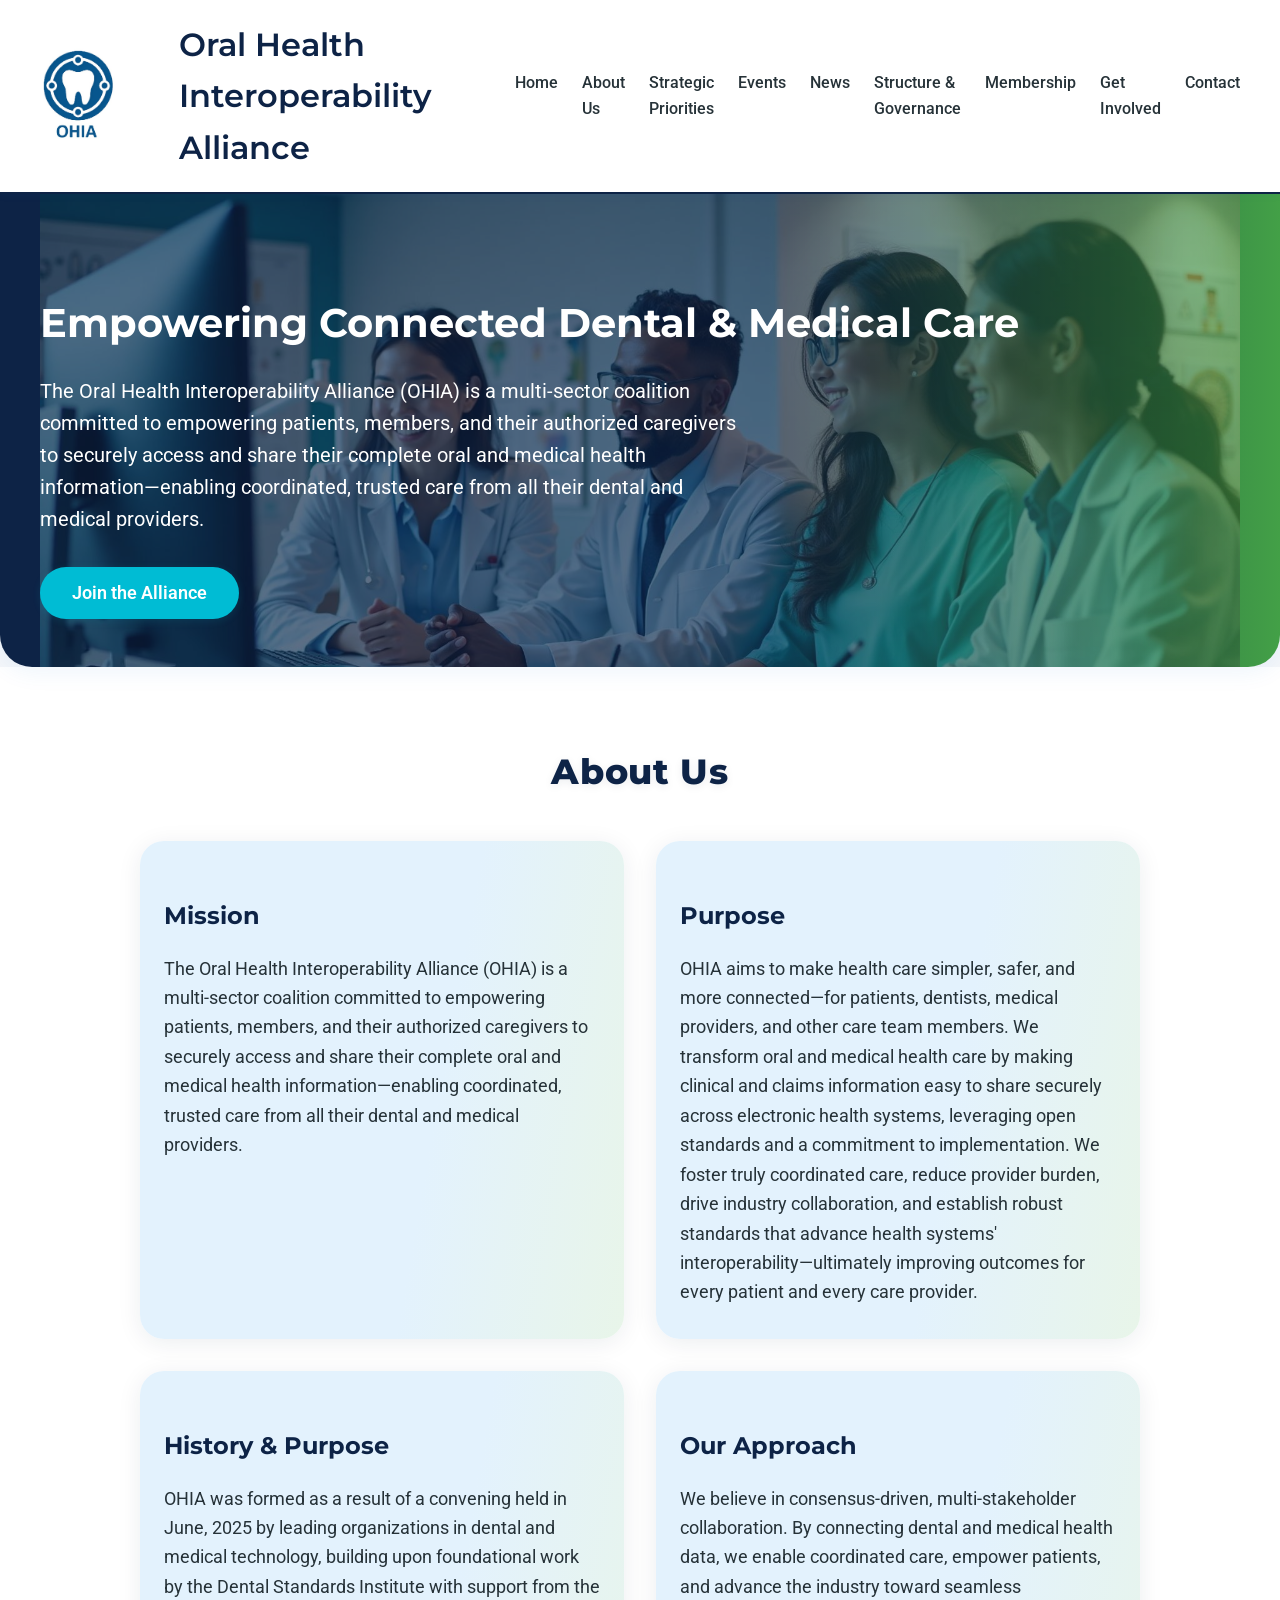
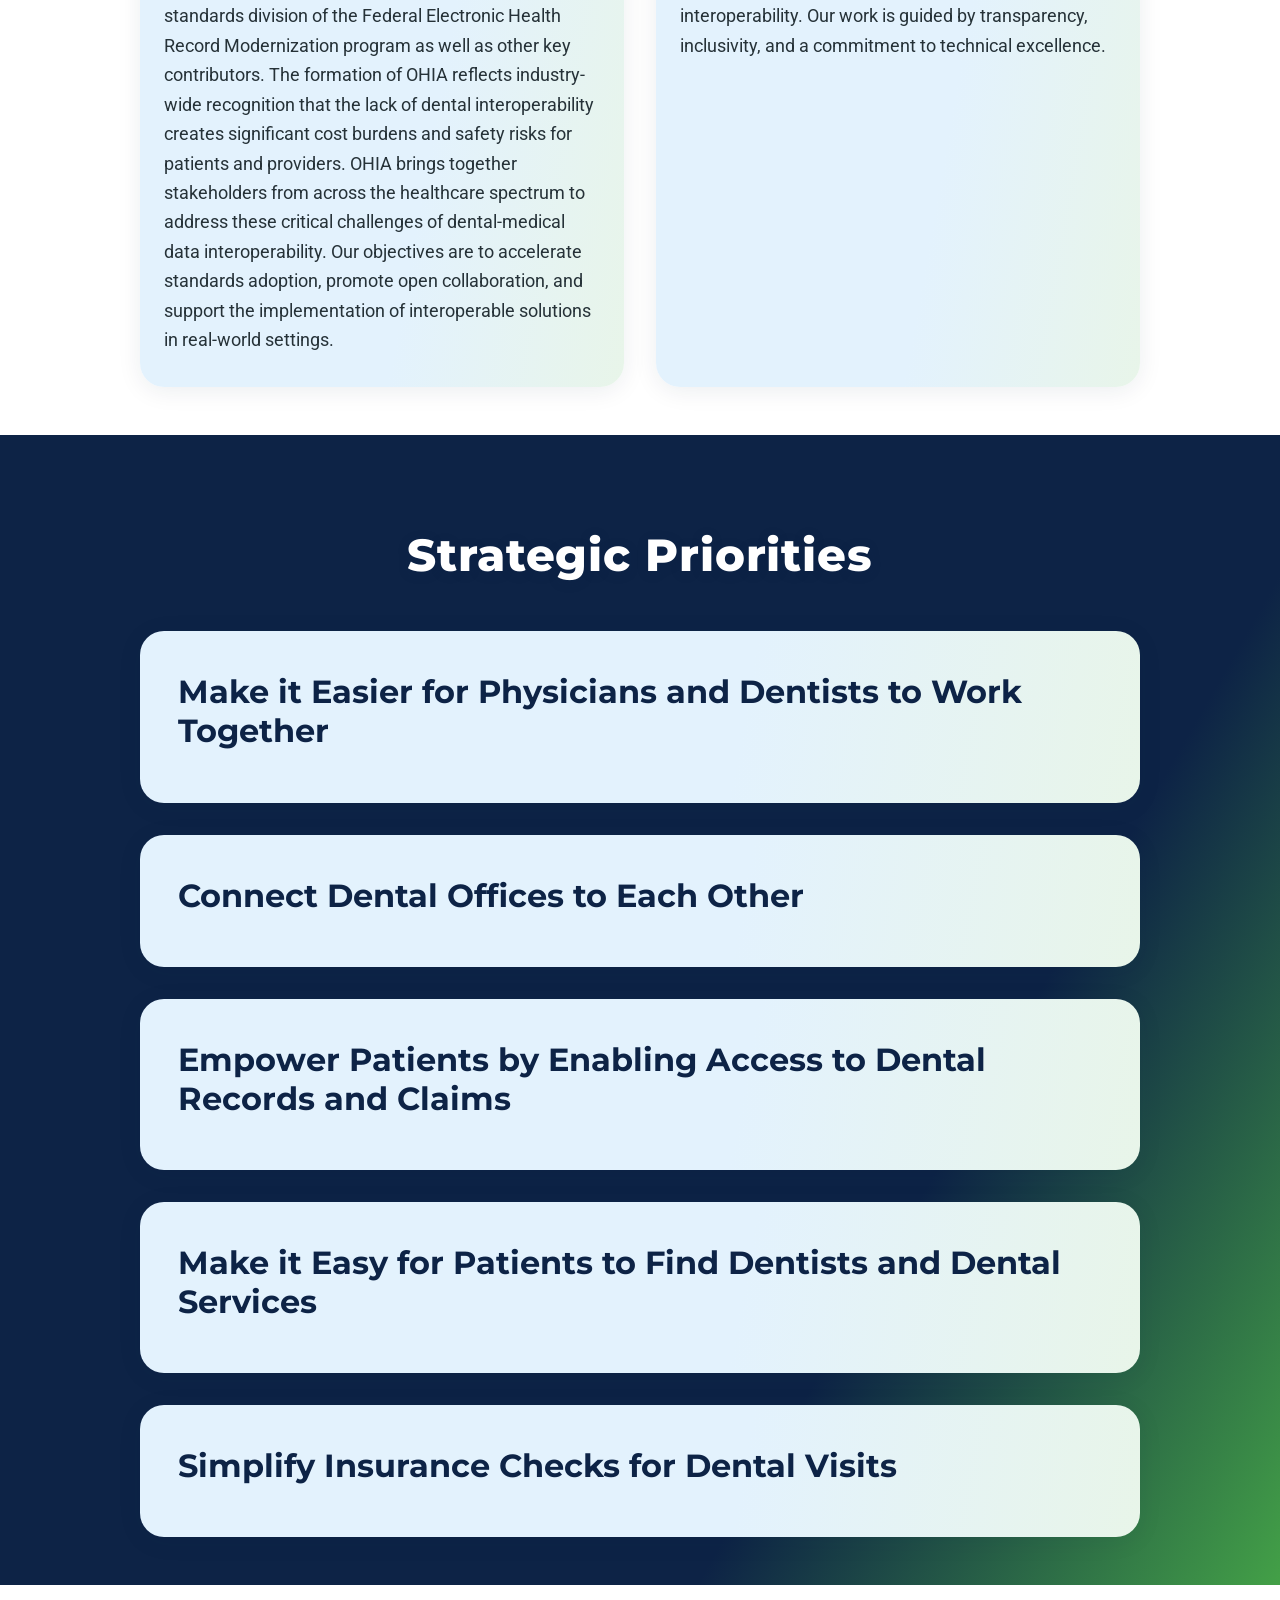
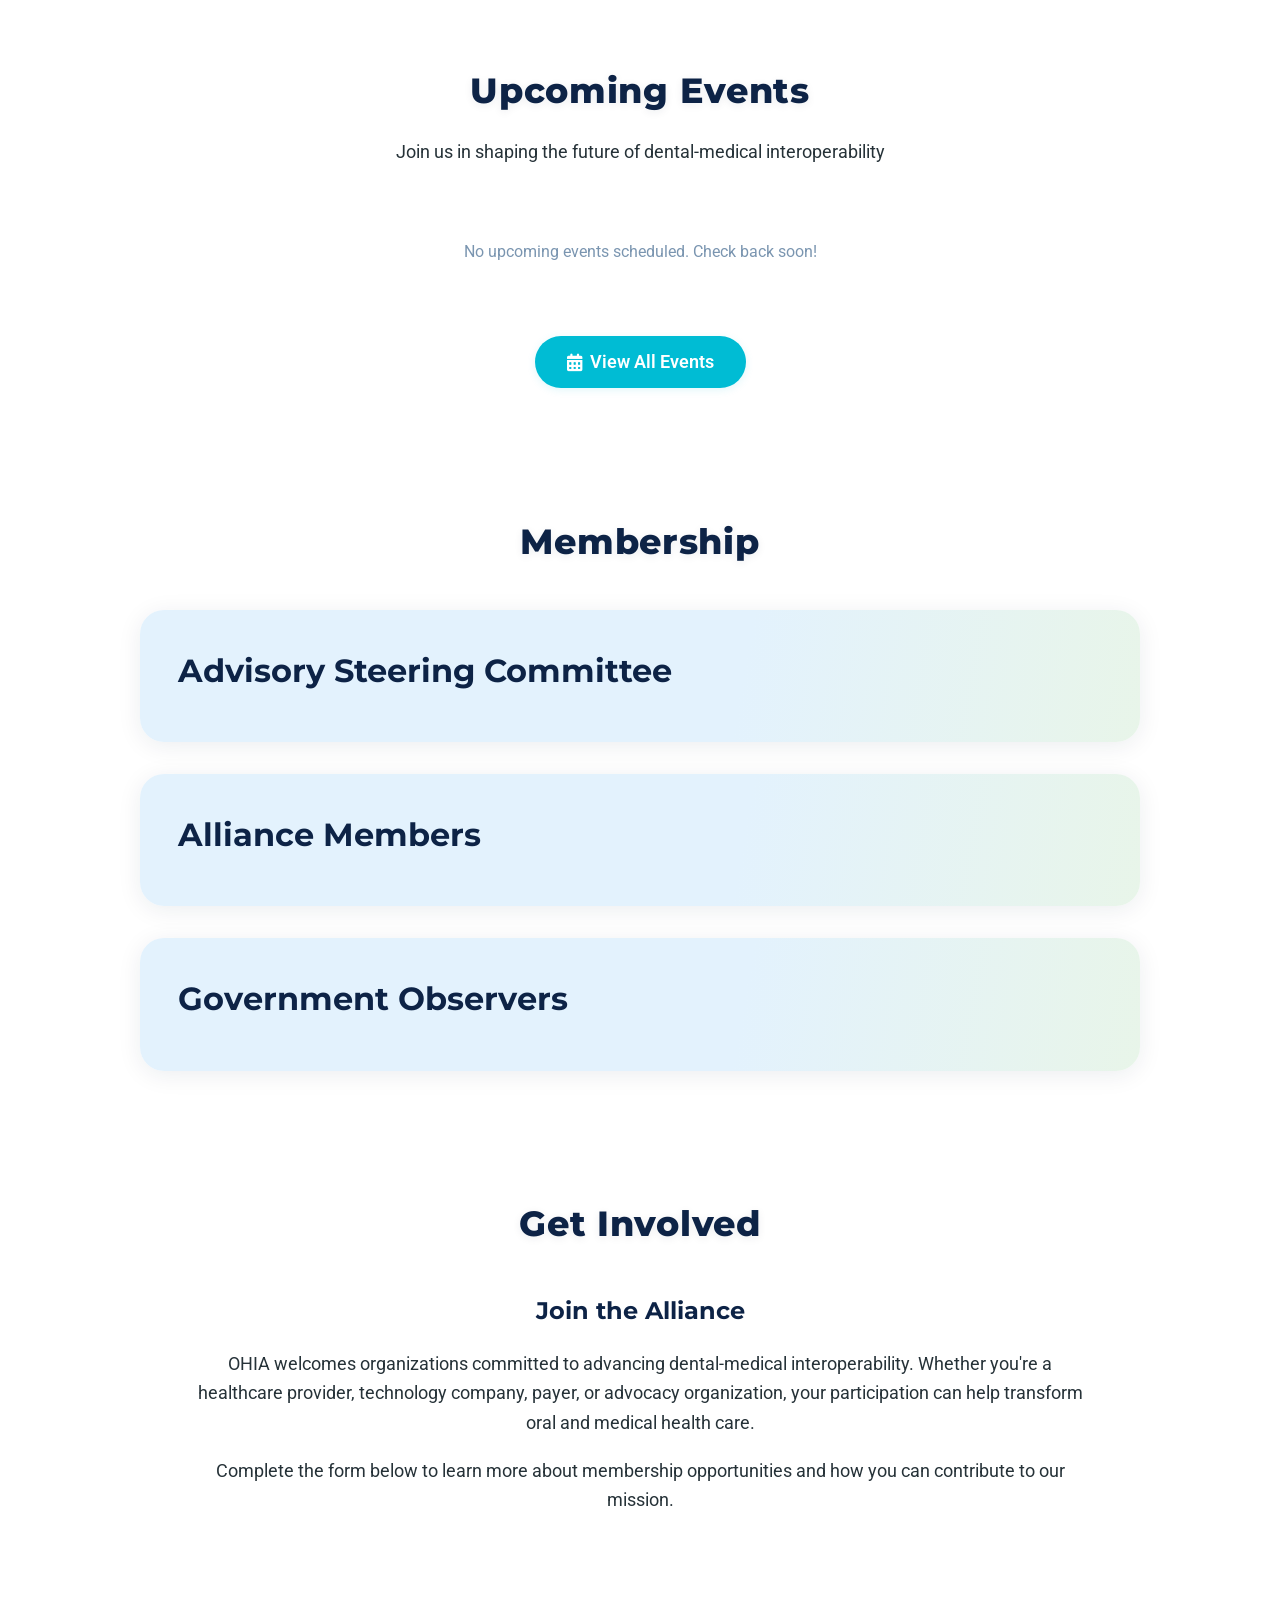
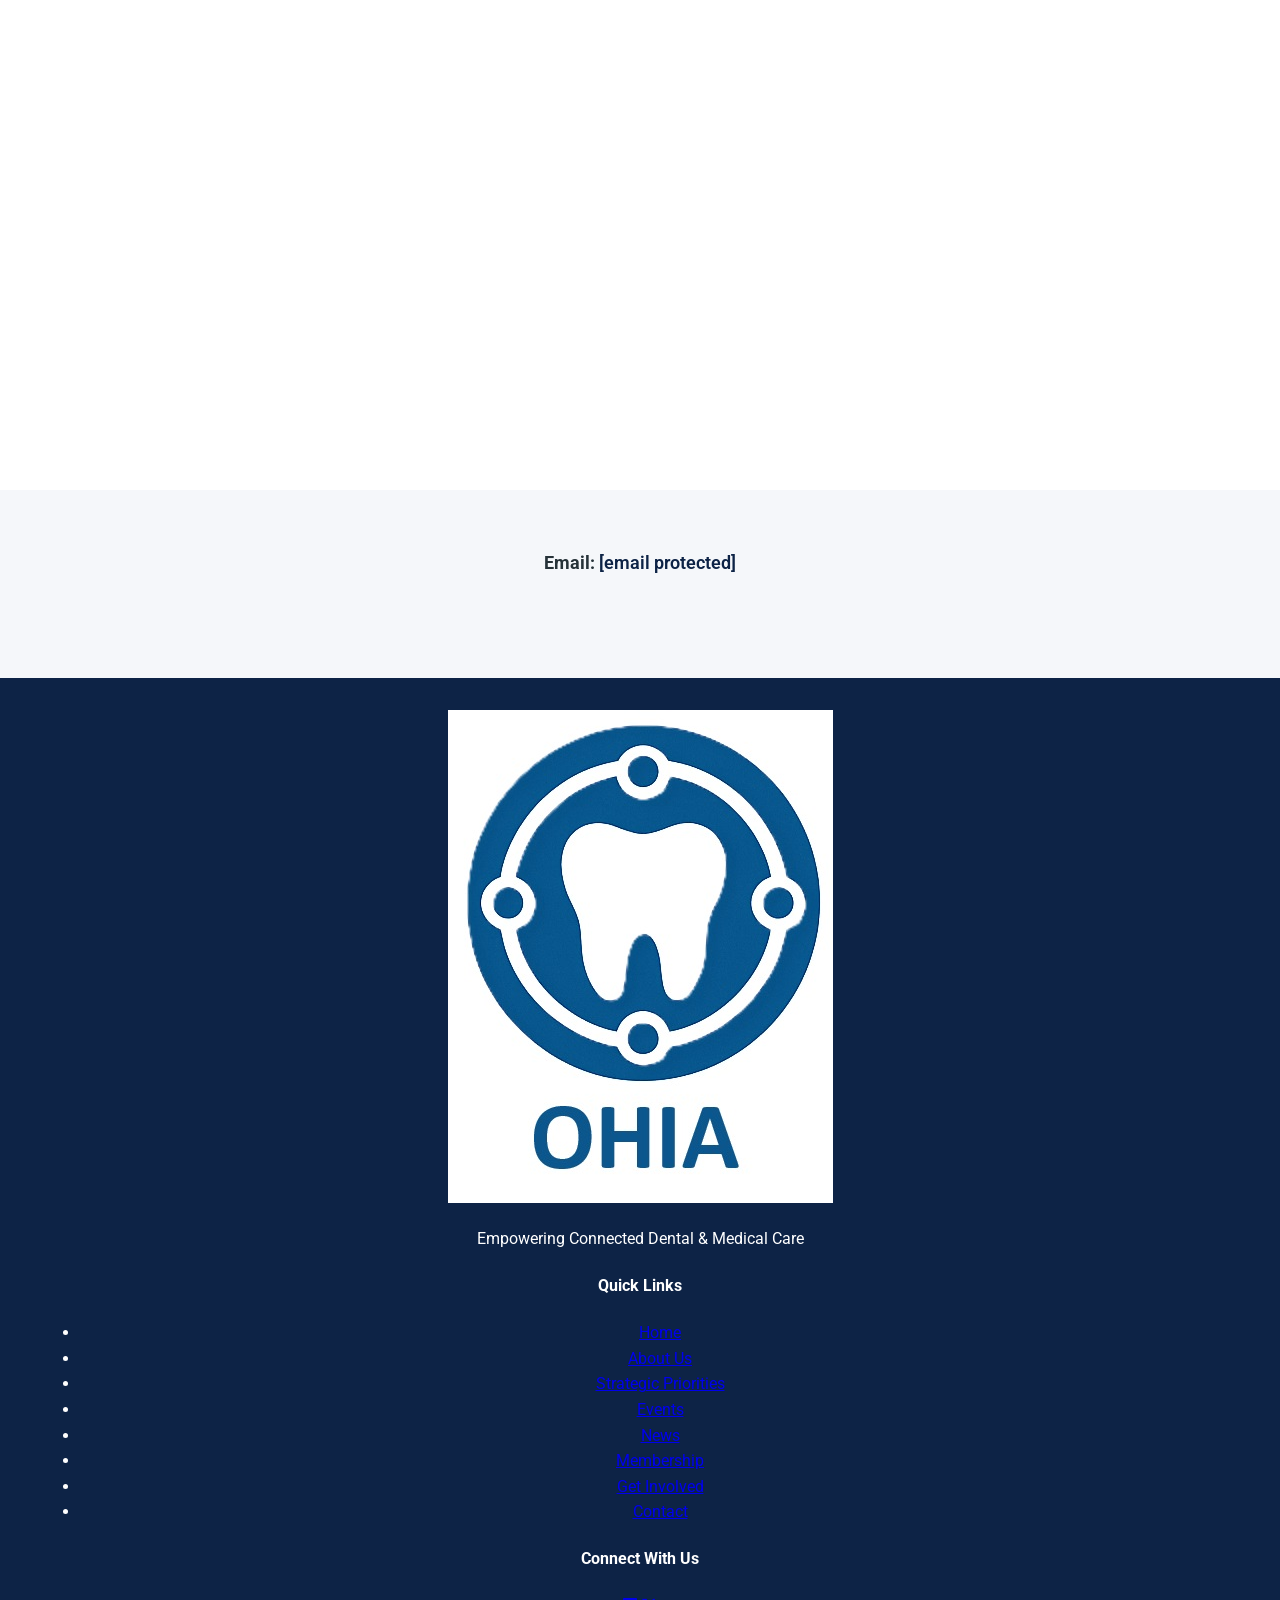
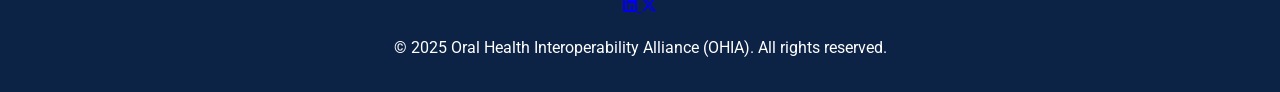
<file: preview/index.html>
<!DOCTYPE html>
<html lang="en">
<head>
  <meta charset="UTF-8">
  <meta name="viewport" content="width=device-width, initial-scale=1.0">
  <meta name="description" content="Oral Health Interoperability Alliance (OHIA) - Advancing dental-medical health data interoperability and standards implementation.">
  <meta name="keywords" content="OHIA, oral health, interoperability, dental, medical, standards, healthcare, alliance">
  <meta name="author" content="Oral Health Interoperability Alliance">
  <title>Oral Health Interoperability Alliance (OHIA)</title>
  <!-- Open Graph tags -->
  <meta property="og:title" content="Oral Health Interoperability Alliance (OHIA)">
  <meta property="og:description" content="Empowering patients and providers through dental-medical health data interoperability.">
  <meta property="og:type" content="website">
  <meta property="og:url" content="https://ohia-alliance.org">
  <meta property="og:image" content="assets/logo.png">
  <!-- Schema markup -->
  <script type="application/ld+json">
    {
      "@context": "https://schema.org",
      "@type": "Organization",
      "name": "Oral Health Interoperability Alliance",
      "url": "https://ohia-alliance.org",
      "logo": "assets/logo.png",
      "sameAs": [
        "https://linkedin.com/company/ohia-alliance",
        "https://twitter.com/ohia_alliance"
      ]
    }
  </script>
  <!-- Google Fonts -->
  <link href="https://fonts.googleapis.com/css2?family=Roboto:wght@400;700&family=Montserrat:wght@600&display=swap" rel="stylesheet">
  <!-- Font Awesome for Icons -->
  <link href="https://cdnjs.cloudflare.com/ajax/libs/font-awesome/6.4.0/css/all.min.css" rel="stylesheet">
  <!-- Main CSS -->
  <link rel="stylesheet" href="css/main.css">
  <!-- Google Analytics placeholder -->
  <script async src="https://www.googletagmanager.com/gtag/js?id=UA-XXXXX-Y"></script>
  <script>
    window.dataLayer = window.dataLayer || [];
    function gtag(){dataLayer.push(arguments);}
    gtag('js', new Date());
    gtag('config', 'UA-XXXXX-Y');
  </script>
</head>
<body>
  <header class="site-header">
    <div class="container header-flex">
      <img src="assets/OHIA-no-words.jpg" alt="OHIA Logo" class="ohia-logo" />
      <h1 class="ohia-title">Oral Health Interoperability Alliance</h1>
      <button class="nav-toggle" aria-label="Toggle navigation" onclick="this.nextElementSibling.classList.toggle('open')">&#9776;</button><nav class="main-nav">
        <ul>
          <li><a href="#home">Home</a></li>
          <li><a href="#about">About Us</a></li>
          <li><a href="#priorities">Strategic Priorities</a></li>
          <li><a href="events.html">Events</a></li>
          <li><a href="news.html">News</a></li>
          <li><a href="#governance">Structure & Governance</a></li>
          <li><a href="#membership">Membership</a></li>
          <li><a href="#get-involved">Get Involved</a></li>
          <li><a href="#contact">Contact</a></li>
        </ul>
      </nav>
    </div>
  </header>
  <main>
    <!-- Hero Section -->
    <section id="home" class="hero-section">
      <div class="container">
        <h2 class="hero-title">Empowering Connected Dental & Medical Care</h2>
        <p class="hero-mission">The Oral Health Interoperability Alliance (OHIA) is a multi-sector coalition committed to empowering patients, members, and their authorized caregivers to securely access and share their complete oral and medical health information—enabling coordinated, trusted care from all their dental and medical providers.</p>
        <a href="#get-involved" class="cta-btn">Join the Alliance</a>
      </div>
    </section>

    <!-- About Us Section -->
    <section id="about" class="about-section">
      <div class="container">
        <h2 class="section-title">About Us</h2>
        <div class="about-content">
          <div class="about-mission">
            <h3>Mission</h3>
            <p>The Oral Health Interoperability Alliance (OHIA) is a multi-sector coalition committed to empowering patients, members, and their authorized caregivers to securely access and share their complete oral and medical health information—enabling coordinated, trusted care from all their dental and medical providers.</p>
          </div>
          <div class="about-purpose">
            <h3>Purpose</h3>
            <p>OHIA aims to make health care simpler, safer, and more connected—for patients, dentists, medical providers, and other care team members. We transform oral and medical health care by making clinical and claims information easy to share securely across electronic health systems, leveraging open standards and a commitment to implementation. We foster truly coordinated care, reduce provider burden, drive industry collaboration, and establish robust standards that advance health systems' interoperability—ultimately improving outcomes for every patient and every care provider.</p>
          </div>
          <div class="about-history">
            <h3>History & Purpose</h3>
            <p>OHIA was formed as a result of a convening held in June, 2025 by leading organizations in dental and medical technology, building upon foundational work by the Dental Standards Institute with support from the standards division of the Federal Electronic Health Record Modernization program as well as other key contributors. The formation of OHIA reflects industry-wide recognition that the lack of dental interoperability creates significant cost burdens and safety risks for patients and providers. OHIA brings together stakeholders from across the healthcare spectrum to address these critical challenges of dental-medical data interoperability. Our objectives are to accelerate standards adoption, promote open collaboration, and support the implementation of interoperable solutions in real-world settings.</p>
          </div>
          <div class="about-approach">
            <h3>Our Approach</h3>
            <p>We believe in consensus-driven, multi-stakeholder collaboration. By connecting dental and medical health data, we enable coordinated care, empower patients, and advance the industry toward seamless interoperability. Our work is guided by transparency, inclusivity, and a commitment to technical excellence.</p>
          </div>
        </div>
      </div>
    </section>

    <!-- Strategic Priorities Section -->
    <section id="priorities" class="priorities-section">
      <div class="container">
        <h2 class="section-title">Strategic Priorities</h2>
        <div class="priorities-list">
          <!-- Priority 1 -->
          <div class="priority-card" tabindex="0">
            <button class="priority-toggle" aria-expanded="false" aria-controls="priority1-details">Make it Easier for Physicians and Dentists to Work Together</button>
            <div class="priority-details" id="priority1-details" hidden>
              <div class="priority-details-flex">
                <div class="priority-details-text">
                  <h2>Current Challenge</h2>
                  <p>Today, when medical treatment (such as cancer care or heart surgery) requires dental involvement, there's no standardized way for doctors to refer patients to dentists or share the treatment plan—making coordination difficult. Additionally, the lack of ability to refer dentists from a medical office is costly and creates burden for emergency rooms, specialists, and patients.</p>
                  <h2>Solution</h2>
                  <p>Implement standards-based referral systems and data sharing using existing and updated health care interoperability standards (like CDS Hooks, SMART on FHIR, and subscriptions). Medical offices will be able to systematically send patient information to dental practices, enabling coordinated care and efficient treatment planning. Enhance dental systems to implement similar standards so data can also be shared back to physician offices when needed.</p>
                  <div class="priority-status">Status: <span>Planned</span></div>
                </div>
                <img src="assets/physician-dentist-collaboration.jpg" alt="Physician and Dentist Collaboration" class="priority-details-img priority-details-img-large" />
              </div>
            </div>
          </div>
          <!-- Priority 2 -->
          <div class="priority-card" tabindex="0">
            <button class="priority-toggle" aria-expanded="false" aria-controls="priority2-details">Connect Dental Offices to Each Other</button>
            <div class="priority-details" id="priority2-details" hidden>
              <div class="priority-details-flex">
                <div class="priority-details-text">
                  <h2>Current Challenge</h2>
                  <p>Dental providers struggle to share patient and clinical information securely among offices and practices, often relying on manual processes or incomplete records, which can disrupt continuity of care.</p>
                  <h2>Solution</h2>
                  <p>Develop and promote open data-sharing standards that allow dental offices to transfer patient files and treatment details electronically with patient consent, improving collaboration and care quality. Efforts are underway at several standards organizations to unify the model for data sharing. OHIA will accelerate the definition and adoption of these models, ensuring consistency, accuracy, and seamless sharing of dental information across systems.</p>
                  <div class="priority-status">Status: <span>Planned</span></div>
                </div>
                <img src="assets/dental-connectivity.jpg" alt="Dental Connectivity" class="priority-details-img priority-details-img-large" />
              </div>
            </div>
          </div>
          <!-- Priority 3 -->
          <div class="priority-card" tabindex="0">
            <button class="priority-toggle" aria-expanded="false" aria-controls="priority3-details">Empower Patients by Enabling Access to Dental Records and Claims</button>
            <div class="priority-details" id="priority3-details" hidden>
              <div class="priority-details-flex">
                <div class="priority-details-text">
                  <h2>Current Challenge</h2>
                  <p>Patients are often unable to readily view or share their dental records and insurance claims due to fragmented systems, multiple logins, and inconsistent standards. This creates confusion, limits data visibility, and adds unnecessary barriers to engaging with their own health information—even when records and claims relate to the same dental encounter.</p>
                  <h2>Solution</h2>
                  <p>Provide patients the ability to access their dental records, images, medications, and history using secure interoperability solutions that minimize logins and maximize data visibility. Leverage and improve existing standards for claims and encounters (as implemented in CMS-9115-F and enhanced by CMS-0057-F). Accelerate the adoption of other industry-wide interoperability standards and secure digital identity practices, including progress being made as part of CMS Aligned Network pledge. Support emerging and existing efforts to standardize access to images.</p>
                  <div class="priority-status">Status: <span>Planned</span></div>
                </div>
                <img src="assets/patient-empowerment.jpg" alt="Patient Empowerment" class="priority-details-img priority-details-img-large" />
              </div>
            </div>
          </div>
          <!-- Priority 4 -->
          <div class="priority-card" tabindex="0">
            <button class="priority-toggle" aria-expanded="false" aria-controls="priority4-details">Make it Easy for Patients to Find Dentists and Dental Services</button>
            <div class="priority-details" id="priority4-details" hidden>
              <div class="priority-details-flex">
                <div class="priority-details-text">
                  <h2>Current Challenge</h2>
                  <p>Patients often struggle to find accurate, up-to-date information about dental providers or available services, resulting in delays and frustration.</p>
                  <h2>Solution</h2>
                  <p>Enable patients to search for and select dentists easily, aligning with national healthcare directory initiatives. Utilize ongoing initiatives by the Centers for Medicare and Medicaid Services (CMS) and similar organizations to develop open, standards-based dental provider and service directories.</p>
                  <div class="priority-status">Status: <span>Planned</span></div>
                </div>
                <img src="assets/provider-discovery.jpg" alt="Provider Discovery" class="priority-details-img priority-details-img-large" />
              </div>
            </div>
          </div>
          <!-- Priority 5 -->
          <div class="priority-card" tabindex="0">
            <button class="priority-toggle" aria-expanded="false" aria-controls="priority5-details">Simplify Insurance Checks for Dental Visits</button>
            <div class="priority-details" id="priority5-details" hidden>
              <div class="priority-details-flex">
                <div class="priority-details-text">
                  <h2>Current Challenge</h2>
                  <p>Determining insurance coverage and eligibility are difficult among dentistry practices and requires patients to re-enter data multiple times. The lack of visibility of eligibility and coverage creates delays.</p>
                  <h2>Solution</h2>
                  <p>Implement open standards for real-time digital insurance checks, allowing patients to "check in" with digital insurance cards and enabling practices to instantly verify benefits at the point of care.</p>
                  <div class="priority-status">Status: <span>Planned</span></div>
                </div>
                <img src="assets/insurance-verification.jpg" alt="Insurance Verification" class="priority-details-img priority-details-img-small" />
              </div>
            </div>
          </div>
        </div>
      </div>
    </section>

    <!-- EVENTS SECTION (dynamic — managed via admin.html) -->
    <section id="events" class="events-section">
      <div class="container">
        <h2 class="section-title">Upcoming Events</h2>
        <p class="section-subtitle">Join us in shaping the future of dental-medical interoperability</p>
        <div id="homepage-events"></div>
        <div style="text-align:center;margin-top:2.5rem;">
          <a href="events.html" class="cta-btn" style="display:inline-flex;align-items:center;gap:0.5rem;">
            <i class="fas fa-calendar-alt"></i> View All Events
          </a>
        </div>
      </div>
    </section>

    <script>
    (function(){
      // Seed data matches your actual repo (correct image + Zoom URL)
      var SEED = [
        {
          id: 1,
          title: "OHIA Workshop at the American Dental Association",
          subtitle: "Shaping the Future of Dental Data Interoperability",
          date: "2026-02-18",
          time: "10:00 AM - 1:00 PM CST",
          location: "Zoom Webinar and ADA Headquarters, Chicago",
          format: "Hybrid Event",
          type: "Workshop",
          description: "Participate in shaping the future of dental data interoperability!\n\nJoin us for an exclusive OHIA Workshop at the American Dental Association (ADA) headquarters in Chicago. Held just ahead of the Chicago Dental Society Midwinter Meeting, this strategic gathering brings together key decision-makers from dental and medical professions to enhance interoperability across healthcare systems.",
          highlights: [
            "Connect with key decision-makers from dental and medical sectors",
            "Participate in collaborative discussions on data interoperability standards",
            "Contribute to shaping OHIA's strategic direction and initiatives",
            "Network with industry leaders, technology innovators, and healthcare professionals",
            "Flexible participation: Join in-person at ADA Headquarters or attend remotely"
          ],
          highlightsLabel: "Event Highlights",
          registerUrl: "https://leavittpartners.zoom.us/webinar/register/WN_uSzm8JQJQxGByOXbC9FftQ",
          registerLabel: "Register Now!",
          imageUrl: "assets/Designer-ada.png",
          hashtags: ["#HealthData","#Interoperability","#HealthTech","#EHealth","#DentalData","#HealthInnovation","#MedicalInteroperability","#DigitalHealth","#HealthIT","#ConnectedHealth"],
          note: "Note: Indicating interest does not guarantee an in-person seat. We will confirm attendance details as the event approaches.",
          published: true
        },
        {
          id: 2,
          title: "HIMSS26 Interoperability & HIE Forum",
          subtitle: "Bridging the Divide: Seamless Data Integration for Patient-Centered Care",
          date: "2026-03-09",
          time: "8:00 AM - 5:00 PM PT",
          location: "Venetian, Las Vegas, NV",
          format: "Preconference Forum",
          type: "Forum",
          description: "OHIA will be participating in the HIMSS26 Interoperability & HIE Forum\n\nHow can we transform fragmented healthcare delivery into a cohesive ecosystem where data flows securely and meaningfully across all points of care? This one-day forum features industry-leading experts exploring the intersection of technology, policy, and clinical practice to create truly connected healthcare experiences using open standards that empower patients, providers, and payers.",
          highlights: [
            "Identify key barriers to effective health information exchange and develop practical strategies",
            "Evaluate emerging open standards and protocols for secure, efficient data sharing",
            "Explore real-world use cases where interoperability has improved patient outcomes",
            "Develop frameworks to assess interoperability effectiveness beyond technical metrics",
            "Connect with healthcare IT leaders, innovators, and standards organizations"
          ],
          highlightsLabel: "Forum Focus Areas",
          registerUrl: "https://www.himssconference.com/preconference-forums-interoperability-forum/",
          registerLabel: "Learn More About HIMSS26",
          imageUrl: "assets/HIMSS26-Interoperability-Forum.jpg",
          hashtags: ["#HIMSS26","#Interoperability","#HIE","#HealthIT","#DataIntegration","#PatientCenteredCare","#HealthcareStandards"],
          note: "Additional fees and registration apply for HIMSS26 Preconference Forums.",
          published: true
        }
      ];

      function getEvents() {
        try {
          var s = localStorage.getItem('ohia_events');
          if (s) return JSON.parse(s);
          localStorage.setItem('ohia_events', JSON.stringify(SEED));
          return SEED;
        } catch(e) { return SEED; }
      }

      function esc(s) {
        return String(s||'').replace(/&/g,'&amp;').replace(/</g,'&lt;').replace(/>/g,'&gt;').replace(/"/g,'&quot;');
      }

      function buildCard(ev) {
        var imgHtml = ev.imageUrl
          ? '<img src="' + esc(ev.imageUrl) + '" alt="' + esc(ev.title) + '" style="width:100%;height:300px;object-fit:cover;display:block;" onerror="this.style.display=\'none\'">'
          : '';
        var month = new Date(ev.date + 'T12:00:00').toLocaleDateString('en-US', {month:'long'});
        var day   = new Date(ev.date + 'T12:00:00').getDate();
        var year  = new Date(ev.date + 'T12:00:00').getFullYear();
        var hlHtml = ev.highlights && ev.highlights.length
          ? '<div class="event-highlights"><h4><i class="fas fa-star"></i> ' + esc(ev.highlightsLabel||'Highlights') + '</h4><ul>'
            + ev.highlights.map(function(h){ return '<li>' + esc(h) + '</li>'; }).join('') + '</ul></div>' : '';
        var ctaHtml = ev.registerUrl
          ? '<a href="' + esc(ev.registerUrl) + '" class="cta-btn" target="_blank" rel="noopener"><i class="fas fa-clipboard-check"></i> ' + esc(ev.registerLabel||'Register') + '</a>' : '';
        var tagsHtml = ev.hashtags && ev.hashtags.length
          ? '<div class="event-hashtags">' + ev.hashtags.map(function(h){ return '<span class="hashtag">' + esc(h) + '</span>'; }).join('') + '</div>' : '';
        var noteHtml = ev.note
          ? '<p class="event-note"><i class="fas fa-info-circle"></i> <em>' + esc(ev.note) + '</em></p>' : '';

        return '<div class="event-card">'
          + '<div class="event-hero-image">' + imgHtml + '</div>'
          + '<div class="event-header">'
            + '<div class="event-date-box">'
              + '<div class="event-month">' + month + '</div>'
              + '<div class="event-day">' + day + '</div>'
              + '<div class="event-year">' + year + '</div>'
            + '</div>'
            + '<div class="event-info">'
              + '<span class="event-badge"><i class="fas fa-calendar"></i> ' + esc(ev.format||ev.type) + '</span>'
              + '<h3 class="event-title">' + esc(ev.title) + '</h3>'
              + (ev.subtitle ? '<p class="event-subtitle">' + esc(ev.subtitle) + '</p>' : '')
            + '</div>'
          + '</div>'
          + '<div class="event-details">'
            + (ev.time ? '<div class="event-detail-item"><div class="event-detail-icon"><i class="fas fa-clock"></i></div><div class="event-detail-text"><h4>Time</h4><p>' + esc(ev.time) + '</p></div></div>' : '')
            + (ev.location ? '<div class="event-detail-item"><div class="event-detail-icon"><i class="fas fa-map-marker-alt"></i></div><div class="event-detail-text"><h4>Location</h4><p>' + esc(ev.location) + '</p></div></div>' : '')
            + (ev.format ? '<div class="event-detail-item"><div class="event-detail-icon"><i class="fas fa-video"></i></div><div class="event-detail-text"><h4>Format</h4><p>' + esc(ev.format) + '</p></div></div>' : '')
          + '</div>'
          + '<div class="event-description">'
            + ev.description.split('\n\n').map(function(p){ return '<p>' + esc(p) + '</p>'; }).join('')
          + '</div>'
          + hlHtml
          + (ctaHtml ? '<div class="event-cta">' + ctaHtml + '<a href="#contact" class="cta-btn cta-btn-secondary"><i class="fas fa-info-circle"></i> Learn More</a></div>' : '')
          + tagsHtml
          + noteHtml
          + '</div>';
      }

      var today = new Date(); today.setHours(0,0,0,0);
      var upcoming = getEvents()
        .filter(function(e){ return e.published && new Date(e.date + 'T23:59:59') >= today; })
        .sort(function(a,b){ return a.date.localeCompare(b.date); });

      var container = document.getElementById('homepage-events');
      if (!container) return;
      if (!upcoming.length) {
        container.innerHTML = '<p style="color:#7a95b0;text-align:center;padding:2rem 0;">No upcoming events scheduled. Check back soon!</p>';
        return;
      }
      container.innerHTML = upcoming.map(function(e, i){
        return (i > 0 ? '<div style="margin-top:3rem;"></div>' : '') + buildCard(e);
      }).join('');
    })();
    </script>
    <!-- END EVENTS SECTION -->

    <!-- Membership Section -->
    <section id="membership" class="membership-section">
      <div class="container">
        <h2 class="section-title">Membership</h2>
        <div class="priorities-list">
          <!-- Steering Committee -->
          <div class="priority-card" tabindex="0">
            <button class="priority-toggle" aria-expanded="false" aria-controls="steeringcommittee-details">Advisory Steering Committee</button>
            <div class="priority-details" id="steeringcommittee-details" hidden>
              <div class="priority-details-flex">
                <div class="priority-details-text" style="width:100%">
                  <h2>Description</h2>
                  <p>Industry leaders in dentistry, key advocates for dental interoperability and IT firms, led by Dental Standards Institute and facilitated by Leavitt Partners.</p>
                  <h2>Members</h2>
                  <ul>
                    <li><a href="https://dentalstandardsinstitute.com/" target="_blank">Dental Standards Institute (Chair)</a></li>
                    <li><a href="https://leavittpartners.com/" target="_blank">Leavitt Partners (Co-Lead &amp; Facilitator)</a></li>
                    <li><a href="https://sotacloud.com/" target="_blank">SOTA Cloud</a></li>
                    <li><a href="https://vyne.com/dental/" target="_blank">Vyne Dental</a></li>
                    <li><a href="https://www.henryscheinone.com" target="_blank">Henry Schein One</a></li>
                    <li><a href="https://www.pattersoncompanies.com/" target="_blank">Patterson Companies, Inc.</a></li>
                    <li><a href="https://www.centene.com/" target="_blank">Centene Corporation</a></li>
                    <li><a href="https://www.carequest.org/" target="_blank">CareQuest Institute for Oral Health</a></li>
                  </ul>
                </div>
              </div>
            </div>
          </div>
          <!-- Alliance Members -->
          <div class="priority-card" tabindex="0">
            <button class="priority-toggle" aria-expanded="false" aria-controls="members-details">Alliance Members</button>
            <div class="priority-details" id="members-details" hidden>
              <div class="priority-details-flex">
                <div class="priority-details-text" style="width:100%">
                  <h2>Description</h2>
                  <p>Organizations supporting oral health, dental technology, health IT, application developers, and payers. Members actively participate in key strategies, contribute resources, and adhere to open standards.</p>
                  <h2>Members</h2>
                  <ul>
                    <li><a href="https://www.toothapps.com" target="_blank" rel="noopener">Toothapps</a></li>
                    <li><a href="https://www.kno2.com/health/" target="_blank" rel="noopener">Kno2</a></li>
                    <li><a href="https://www.usosm.com" target="_blank" rel="noopener">U.S. Oral Surgery Management</a></li>
                    <li><a href="https://www.linkedin.com/company/albion-dental-technology-consulting" target="_blank" rel="noopener">Albion Dental Technology Consulting LLC</a></li>
                    <li><a href="https://www.apple.com/health/" target="_blank" rel="noopener">Apple Health</a></li>
                    <li><a href="https://www.icanbwell.com" target="_blank" rel="noopener">b.well Connected Health</a></li>
                    <li><a href="https://www.betterdiagnostics.ai" target="_blank" rel="noopener">Better Diagnostics AI Corp</a></li>
                    <li><a href="https://medicareadvocacy.org" target="_blank" rel="noopener">Center for Medicare Advocacy</a></li>
                    <li><a href="https://www.thecommonsproject.org" target="_blank" rel="noopener">Commons Project</a></li>
                    <li><a href="https://getconnie.com" target="_blank" rel="noopener">Connie (Connecticut State Health Information Exchange)</a></li>
                    <li><a href="http://DentalComplianceInstitute.com" target="_blank" rel="noopener">Dental Compliance Institute</a></li>
                    <li><a href="https://www.theteledentists.com" target="_blank" rel="noopener">E-Dental Services, LLS dba The TeleDentists</a></li>
                    <li><a href="https://www.elevancehealth.com" target="_blank" rel="noopener">Elevance Health</a></li>
                    <li><a href="https://www.henryscheinone.com" target="_blank" rel="noopener">Henry Schein One</a></li>
                    <li><a href="https://www.humana.com" target="_blank" rel="noopener">Humana</a></li>
                    <li><a href="https://www.monarchinnovation.com/about" target="_blank" rel="noopener">Monarch Innovation Partners, Inc.</a></li>
                    <li><a href="https://www.mydigirecord.com" target="_blank" rel="noopener">MyDigiRecord</a></li>
                    <li><a href="https://www.optimizeitdental.com" target="_blank" rel="noopener">Optimize IT Dental</a></li>
                    <li><a href="https://www.optum.com" target="_blank" rel="noopener">Optum</a></li>
                    <li>Park Dental Partners</li>
                  </ul>
                </div>
              </div>
            </div>
          </div>
          <!-- Government Observers -->
          <div class="priority-card" tabindex="0">
            <button class="priority-toggle" aria-expanded="false" aria-controls="govobserver-details">Government Observers</button>
            <div class="priority-details" id="govobserver-details" hidden>
              <div class="priority-details-flex">
                <div class="priority-details-text" style="width:100%">
                  <h2>Description</h2>
                  <p>Representatives from federal agencies observe and share publicly available activities, supporting transparency and consensus-based decisions without direct participation.</p>
                  <h2>Agencies</h2>
                  <ul>
                    <li>Centers for Medicare and Medicaid Services (CMS)</li>
                    <li>ASTP/ONC</li>
                    <li>Federal Electronic Health Record Modernization (FEHRM)</li>
                    <li>Indian Health Services (IHS)</li>
                    <li>Health Resources and Services Administration (HRSA)</li>
                    <li>Veterans Health Administration (VHA)</li>
                    <li>Department of Defense (DoD)/Department of War (DoW)</li>
                  </ul>
                </div>
              </div>
            </div>
          </div>
        </div>
      </div>
    </section>

<!-- Get Involved Section -->
    <!-- Get Involved / Contact Section -->
    <section id="get-involved" class="get-involved-section">
      <div class="container">
        <h2 class="section-title">Get Involved</h2>
        <div class="get-involved-content">
          <div class="get-involved-intro">
            <h3>Join the Alliance</h3>
            <p>OHIA welcomes organizations committed to advancing dental-medical interoperability. Whether you're a healthcare provider, technology company, payer, or advocacy organization, your participation can help transform oral and medical health care.</p>
            <p>Complete the form below to learn more about membership opportunities and how you can contribute to our mission.</p>
          </div>
          <div class="ms-form-wrapper">
            <iframe
              src="https://forms.office.com/r/yyTDu6bJ3s?embed=true"
              frameborder="0"
              marginwidth="0"
              marginheight="0"
              style="border: none; width: 100%; min-height: 480px;"
              allowfullscreen
              webkitallowfullscreen
              mozallowfullscreen
              msallowfullscreen>
            </iframe>
          </div>
        </div>
      </div>
    </section>

    <!-- Contact anchor for nav links -->
    <section id="contact" class="contact-section">
      <div class="container">
        <div class="contact-info">
          <p><strong>Email:</strong> <a href="/cdn-cgi/l/email-protection#5831363e371837303139753934343139363b3d76372a3f"><span class="__cf_email__" data-cfemail="dfb6b1b9b09fb0b7b6bef2beb3b3b6beb1bcbaf1b0adb8">[email&#160;protected]</span></a></p>
        </div>
      </div>
    </section>
  </main>

  <footer class="site-footer">
    <div class="container">
      <div class="footer-content">
        <div class="footer-brand">
          <img src="assets/OHIA-no-words.jpg" alt="OHIA Logo" class="footer-logo" />
          <p class="footer-tagline">Empowering Connected Dental &amp; Medical Care</p>
        </div>
        <div class="footer-links">
          <h4>Quick Links</h4>
          <ul>
            <li><a href="#home">Home</a></li>
            <li><a href="#about">About Us</a></li>
            <li><a href="#priorities">Strategic Priorities</a></li>
            <li><a href="events.html">Events</a></li>
            <li><a href="news.html">News</a></li>
            <li><a href="#membership">Membership</a></li>
            <li><a href="#get-involved">Get Involved</a></li>
            <li><a href="#contact">Contact</a></li>
          </ul>
        </div>
        <div class="footer-social">
          <h4>Connect With Us</h4>
          <div class="social-links">
            <a href="https://linkedin.com/company/ohia-alliance" target="_blank" rel="noopener" aria-label="LinkedIn">
              <i class="fab fa-linkedin"></i>
            </a>
            <a href="https://twitter.com/ohia_alliance" target="_blank" rel="noopener" aria-label="Twitter/X">
              <i class="fab fa-x-twitter"></i>
            </a>
          </div>
        </div>
      </div>
        <div class="footer-bottom">
          <p>&copy; 2025 Oral Health Interoperability Alliance (OHIA). All rights reserved.</p>
      </div>
    </div>
  </footer>

  <!-- JavaScript -->
  <script src="js/main.js"></script>
</body>
</html>
</file>
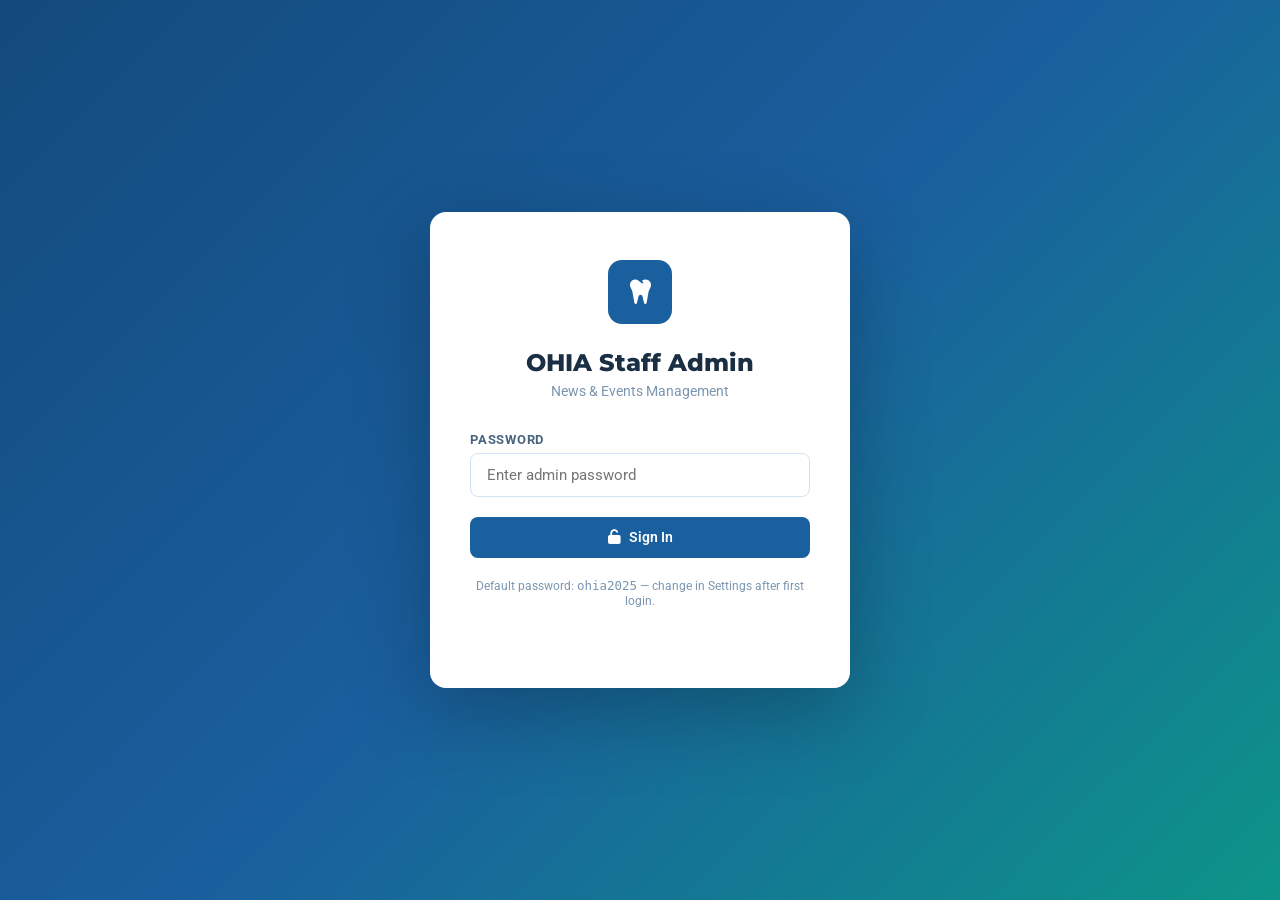
<file: admin.html>
<!DOCTYPE html>
<html lang="en">
<head>
  <meta charset="UTF-8">
  <meta name="viewport" content="width=device-width, initial-scale=1.0">
  <title>OHIA Admin</title>
  <link href="https://fonts.googleapis.com/css2?family=Roboto:wght@400;500;700&family=Montserrat:wght@600;700;800&display=swap" rel="stylesheet">
  <link href="https://cdnjs.cloudflare.com/ajax/libs/font-awesome/6.4.0/css/all.min.css" rel="stylesheet">
  <style>
    :root {
      --ohia-blue: #1a5f9e; --ohia-blue-dark: #134a7c; --ohia-teal: #0d9488;
      --ohia-light: #f0f7ff; --ohia-border: #d1e3f5;
      --text-dark: #1a2e44; --text-mid: #4a6480; --text-light: #7a95b0; --white: #ffffff;
      --shadow-sm: 0 2px 8px rgba(26,95,158,0.08); --shadow-md: 0 6px 24px rgba(26,95,158,0.12);
      --radius: 10px; --success: #059669; --danger: #dc2626; --warning: #d97706; --sidebar: 260px;
    }
    * { box-sizing: border-box; margin: 0; padding: 0; }
    body { font-family: 'Roboto', sans-serif; background: #f0f4f9; color: var(--text-dark); min-height: 100vh; }

    .login-screen { min-height: 100vh; display: flex; align-items: center; justify-content: center; background: linear-gradient(135deg, var(--ohia-blue-dark), var(--ohia-blue) 50%, var(--ohia-teal)); padding: 2rem; }
    .login-card { background: var(--white); border-radius: 16px; padding: 3rem 2.5rem; width: 100%; max-width: 420px; box-shadow: 0 24px 80px rgba(0,0,0,0.25); text-align: center; }
    .login-logo { width: 64px; height: 64px; background: var(--ohia-blue); border-radius: 14px; display: flex; align-items: center; justify-content: center; margin: 0 auto 1.5rem; color: white; font-size: 1.75rem; }
    .login-card h1 { font-family: 'Montserrat', sans-serif; font-size: 1.5rem; font-weight: 800; margin-bottom: 0.35rem; }
    .login-card > p { color: var(--text-light); font-size: 0.9rem; margin-bottom: 2rem; }

    .form-group { margin-bottom: 1.25rem; text-align: left; }
    .form-group label { display: block; font-size: 0.8rem; font-weight: 700; color: var(--text-mid); text-transform: uppercase; letter-spacing: 0.06em; margin-bottom: 0.4rem; }
    .form-group input, .form-group select, .form-group textarea { width: 100%; padding: 0.75rem 1rem; border: 1.5px solid var(--ohia-border); border-radius: 8px; font-family: 'Roboto', sans-serif; font-size: 0.95rem; color: var(--text-dark); background: var(--white); transition: border-color 0.2s, box-shadow 0.2s; outline: none; }
    .form-group input:focus, .form-group select:focus, .form-group textarea:focus { border-color: var(--ohia-blue); box-shadow: 0 0 0 3px rgba(26,95,158,0.12); }
    .form-group textarea { resize: vertical; line-height: 1.6; }
    .char-hint { font-size: 0.72rem; color: var(--text-light); margin-top: 0.3rem; }

    .btn { display: inline-flex; align-items: center; gap: 0.5rem; padding: 0.72rem 1.5rem; border-radius: 8px; font-family: 'Roboto', sans-serif; font-size: 0.9rem; font-weight: 600; cursor: pointer; border: none; transition: all 0.2s; }
    .btn-primary { background: var(--ohia-blue); color: white; } .btn-primary:hover { background: var(--ohia-blue-dark); transform: translateY(-1px); }
    .btn-success { background: var(--success); color: white; } .btn-success:hover { background: #047857; }
    .btn-danger  { background: var(--danger);  color: white; } .btn-danger:hover  { background: #b91c1c; }
    .btn-warning { background: var(--warning); color: white; }
    .btn-ghost   { background: transparent; color: var(--text-mid); border: 1.5px solid var(--ohia-border); } .btn-ghost:hover { border-color: var(--ohia-blue); color: var(--ohia-blue); }
    .btn-sm   { padding: 0.45rem 0.9rem; font-size: 0.8rem; }
    .btn-full { width: 100%; justify-content: center; }

    .error-msg { background: #fef2f2; border: 1px solid #fecaca; color: var(--danger); border-radius: 8px; padding: 0.75rem 1rem; font-size: 0.85rem; margin-bottom: 1rem; display: none; align-items: center; gap: 0.5rem; }

    .admin-app { display: none; min-height: 100vh; }
    .admin-sidebar { position: fixed; top: 0; left: 0; bottom: 0; width: var(--sidebar); background: var(--text-dark); color: rgba(255,255,255,0.85); display: flex; flex-direction: column; z-index: 50; overflow-y: auto; }
    .sidebar-logo { padding: 1.5rem 1.25rem; border-bottom: 1px solid rgba(255,255,255,0.1); }
    .sidebar-logo .brand { font-family: 'Montserrat', sans-serif; font-size: 0.9rem; font-weight: 700; color: white; }
    .sidebar-logo .subbrand { font-size: 0.72rem; color: rgba(255,255,255,0.5); margin-top: 0.1rem; }
    .sidebar-nav { padding: 1rem 0; flex: 1; }
    .sidebar-nav-label { font-size: 0.65rem; font-weight: 700; text-transform: uppercase; letter-spacing: 0.1em; color: rgba(255,255,255,0.35); padding: 0.75rem 1.25rem 0.35rem; }
    .nav-item { display: flex; align-items: center; gap: 0.75rem; padding: 0.65rem 1.25rem; color: rgba(255,255,255,0.7); cursor: pointer; transition: all 0.15s; font-size: 0.88rem; font-weight: 500; border-left: 3px solid transparent; }
    .nav-item:hover { background: rgba(255,255,255,0.08); color: white; }
    .nav-item.active { background: rgba(26,95,158,0.35); color: white; border-left-color: var(--ohia-teal); }
    .nav-item i { width: 18px; text-align: center; opacity: 0.7; }
    .nav-item.active i { opacity: 1; }
    .badge-count { margin-left: auto; background: var(--ohia-blue); color: white; border-radius: 50px; font-size: 0.68rem; font-weight: 700; padding: 0.15rem 0.55rem; min-width: 22px; text-align: center; }
    .sidebar-footer { padding: 1rem 1.25rem; border-top: 1px solid rgba(255,255,255,0.1); }
    .sidebar-footer button { background: none; border: 1px solid rgba(255,255,255,0.2); color: rgba(255,255,255,0.6); border-radius: 7px; padding: 0.5rem 0.9rem; cursor: pointer; font-size: 0.8rem; width: 100%; display: flex; align-items: center; gap: 0.5rem; transition: all 0.2s; }
    .sidebar-footer button:hover { border-color: rgba(255,255,255,0.5); color: white; }

    .admin-main { margin-left: var(--sidebar); min-height: 100vh; display: flex; flex-direction: column; }
    .admin-topbar { background: var(--white); border-bottom: 1px solid var(--ohia-border); padding: 1rem 2rem; display: flex; align-items: center; justify-content: space-between; position: sticky; top: 0; z-index: 40; box-shadow: var(--shadow-sm); }
    .admin-topbar h2 { font-family: 'Montserrat', sans-serif; font-size: 1.1rem; font-weight: 700; }
    .admin-topbar-actions { display: flex; gap: 0.75rem; align-items: center; }
    .admin-body { padding: 2rem; flex: 1; }

    .stats-row { display: grid; grid-template-columns: repeat(4,1fr); gap: 1rem; margin-bottom: 2rem; }
    .stat-card { background: var(--white); border-radius: var(--radius); padding: 1.25rem 1.5rem; border: 1px solid var(--ohia-border); box-shadow: var(--shadow-sm); display: flex; align-items: center; gap: 1rem; }
    .stat-icon { width: 48px; height: 48px; border-radius: 10px; display: flex; align-items: center; justify-content: center; font-size: 1.2rem; flex-shrink: 0; }
    .stat-icon.blue   { background: #e8f4fd; color: var(--ohia-blue); }
    .stat-icon.green  { background: #ecfdf5; color: var(--success); }
    .stat-icon.teal   { background: #e6fafa; color: var(--ohia-teal); }
    .stat-icon.amber  { background: #fef3e8; color: var(--warning); }
    .stat-num { font-size: 1.75rem; font-weight: 700; line-height: 1; }
    .stat-label { font-size: 0.78rem; color: var(--text-light); margin-top: 0.2rem; font-weight: 500; }

    .panel { background: var(--white); border-radius: var(--radius); border: 1px solid var(--ohia-border); box-shadow: var(--shadow-sm); overflow: hidden; margin-bottom: 2rem; }
    .panel-header { padding: 1.25rem 1.5rem; border-bottom: 1px solid var(--ohia-border); display: flex; align-items: center; justify-content: space-between; }
    .panel-header h3 { font-family: 'Montserrat', sans-serif; font-size: 0.95rem; font-weight: 700; }

    table { width: 100%; border-collapse: collapse; }
    th { text-align: left; padding: 0.75rem 1.25rem; font-size: 0.72rem; font-weight: 700; text-transform: uppercase; letter-spacing: 0.06em; color: var(--text-light); background: var(--ohia-light); border-bottom: 1px solid var(--ohia-border); }
    td { padding: 1rem 1.25rem; font-size: 0.875rem; border-bottom: 1px solid #f0f4f9; vertical-align: middle; }
    tr:last-child td { border-bottom: none; }
    tr:hover td { background: #f7fafd; }

    .status-pill { display: inline-flex; align-items: center; gap: 0.3rem; font-size: 0.7rem; font-weight: 700; padding: 0.25rem 0.65rem; border-radius: 50px; }
    .status-published { background: #ecfdf5; color: var(--success); }
    .status-draft     { background: #fef3e8; color: var(--warning); }
    .timing-pill { display: inline-flex; align-items: center; gap: 0.3rem; font-size: 0.68rem; font-weight: 700; padding: 0.2rem 0.6rem; border-radius: 50px; }
    .timing-upcoming { background: #ecfdf5; color: var(--success); }
    .timing-past     { background: #f1f5f9; color: var(--text-light); }

    .cat-sm, .type-sm { display: inline-flex; align-items: center; gap: 0.25rem; font-size: 0.68rem; font-weight: 700; padding: 0.2rem 0.6rem; border-radius: 50px; }
    .cat-press   { background: #e8f4fd; color: #1a5f9e; } .cat-blog { background: #ecfdf5; color: #059669; }
    .cat-event   { background: #fef3e8; color: #c2610c; } .cat-media { background: #f3e8ff; color: #7c3aed; }
    .type-workshop   { background: #e8f4fd; color: #1a5f9e; } .type-conference { background: #fef3e8; color: #c2610c; }
    .type-webinar    { background: #ecfdf5; color: #059669; } .type-forum      { background: #f3e8ff; color: #7c3aed; }
    .type-other      { background: #f1f5f9; color: var(--text-mid); }

    .td-title { font-weight: 600; max-width: 260px; }
    .td-title small { display: block; color: var(--text-light); font-size: 0.78rem; font-weight: 400; margin-top: 0.15rem; }
    .action-btns { display: flex; gap: 0.4rem; }

    .form-row   { display: grid; grid-template-columns: 1fr 1fr; gap: 1.25rem; }
    .editor-actions { display: flex; gap: 0.75rem; padding: 1.25rem 1.5rem; border-top: 1px solid var(--ohia-border); background: var(--ohia-light); }

    .section-tab { display: none; }
    .section-tab.visible { display: block; }
    .tbl-empty { text-align: center; padding: 3rem; color: var(--text-light); font-size: 0.9rem; }
    .tbl-empty i { font-size: 2rem; display: block; margin-bottom: 0.75rem; opacity: 0.4; }

    .toast { position: fixed; bottom: 2rem; right: 2rem; background: var(--text-dark); color: white; padding: 0.85rem 1.5rem; border-radius: 10px; font-size: 0.88rem; font-weight: 500; box-shadow: 0 8px 30px rgba(0,0,0,0.25); z-index: 999; display: flex; align-items: center; gap: 0.5rem; transform: translateY(80px); transition: transform 0.3s; }
    .toast.show { transform: translateY(0); }
    .toast.success { border-left: 4px solid var(--success); }
    .toast.danger  { border-left: 4px solid var(--danger); }

    .page-link { color: var(--ohia-blue); text-decoration: none; font-size: 0.85rem; display: inline-flex; align-items: center; gap: 0.35rem; }
    .page-link:hover { text-decoration: underline; }

    @media (max-width:900px) { :root { --sidebar: 0px; } .admin-sidebar { display: none; } .stats-row { grid-template-columns: 1fr 1fr; } }
  </style>
</head>
<body>

  <div class="login-screen" id="login-screen">
    <div class="login-card">
      <div class="login-logo"><i class="fas fa-tooth"></i></div>
      <h1>OHIA Staff Admin</h1>
      <p>News &amp; Events Management</p>
      <div class="error-msg" id="login-error"><i class="fas fa-exclamation-circle"></i> Incorrect password.</div>
      <div class="form-group"><label>Password</label><input type="password" id="login-pw" placeholder="Enter admin password"></div>
      <button class="btn btn-primary btn-full" onclick="attemptLogin()"><i class="fas fa-unlock"></i> Sign In</button>
      <p style="margin-top:1.25rem;font-size:0.78rem;color:var(--text-light)">Default password: <code>ohia2025</code> — change in Settings after first login.</p>
    </div>
  </div>

  <div class="admin-app" id="admin-app">
    <aside class="admin-sidebar">
      <div class="sidebar-logo"><div class="brand">OHIA Admin</div><div class="subbrand">News &amp; Events</div></div>
      <nav class="sidebar-nav">
        <div class="sidebar-nav-label">Overview</div>
        <div class="nav-item active" onclick="showTab('dashboard')" id="nav-dashboard"><i class="fas fa-chart-bar"></i> Dashboard</div>
        <div class="sidebar-nav-label">News</div>
        <div class="nav-item" onclick="showTab('news-list')" id="nav-news-list"><i class="fas fa-newspaper"></i> All Articles <span class="badge-count" id="badge-news">0</span></div>
        <div class="nav-item" onclick="showTab('news-new')" id="nav-news-new"><i class="fas fa-plus-circle"></i> New Article</div>
        <div class="sidebar-nav-label">Events</div>
        <div class="nav-item" onclick="showTab('events-list')" id="nav-events-list"><i class="fas fa-calendar-alt"></i> All Events <span class="badge-count" id="badge-events">0</span></div>
        <div class="nav-item" onclick="showTab('events-new')" id="nav-events-new"><i class="fas fa-calendar-plus"></i> New Event</div>
        <div class="sidebar-nav-label">Site</div>
        <div class="nav-item" onclick="window.open('news.html','_blank')"><i class="fas fa-newspaper"></i> View News Page</div>
        <div class="nav-item" onclick="window.open('events.html','_blank')"><i class="fas fa-calendar"></i> View Events Page</div>
        <div class="nav-item" onclick="showTab('settings')" id="nav-settings"><i class="fas fa-cog"></i> Settings</div>
      </nav>
      <div class="sidebar-footer"><button onclick="logout()"><i class="fas fa-sign-out-alt"></i> Sign Out</button></div>
    </aside>

    <main class="admin-main">
      <div class="admin-topbar">
        <h2 id="topbar-title">Dashboard</h2>
        <div class="admin-topbar-actions">
          <a href="news.html" target="_blank" class="page-link"><i class="fas fa-newspaper"></i> News</a>
          <a href="events.html" target="_blank" class="page-link"><i class="fas fa-calendar"></i> Events</a>
          <button class="btn btn-primary btn-sm" id="topbar-new-btn" onclick="showTab('news-new')"><i class="fas fa-plus"></i> New</button>
        </div>
      </div>

      <div class="admin-body">

        <!-- DASHBOARD -->
        <div class="section-tab visible" id="tab-dashboard">
          <div class="stats-row">
            <div class="stat-card"><div class="stat-icon blue"><i class="fas fa-newspaper"></i></div><div><div class="stat-num" id="sn-total">0</div><div class="stat-label">Total Articles</div></div></div>
            <div class="stat-card"><div class="stat-icon green"><i class="fas fa-globe"></i></div><div><div class="stat-num" id="sn-pub">0</div><div class="stat-label">Published Articles</div></div></div>
            <div class="stat-card"><div class="stat-icon teal"><i class="fas fa-calendar-alt"></i></div><div><div class="stat-num" id="se-total">0</div><div class="stat-label">Total Events</div></div></div>
            <div class="stat-card"><div class="stat-icon amber"><i class="fas fa-calendar-check"></i></div><div><div class="stat-num" id="se-upcoming">0</div><div class="stat-label">Upcoming Events</div></div></div>
          </div>
          <div class="panel">
            <div class="panel-header"><h3><i class="fas fa-newspaper" style="color:var(--ohia-blue);margin-right:.5rem"></i>Recent Articles</h3><button class="btn btn-ghost btn-sm" onclick="showTab('news-list')">View All</button></div>
            <div id="dash-news"></div>
          </div>
          <div class="panel">
            <div class="panel-header"><h3><i class="fas fa-calendar-alt" style="color:var(--ohia-teal);margin-right:.5rem"></i>Upcoming Events</h3><button class="btn btn-ghost btn-sm" onclick="showTab('events-list')">View All</button></div>
            <div id="dash-events"></div>
          </div>
        </div>

        <!-- NEWS LIST -->
        <div class="section-tab" id="tab-news-list">
          <div class="panel">
            <div class="panel-header"><h3><i class="fas fa-list" style="color:var(--ohia-blue);margin-right:.5rem"></i>All Articles</h3><button class="btn btn-primary btn-sm" onclick="showTab('news-new')"><i class="fas fa-plus"></i> New</button></div>
            <div id="news-tbl"></div>
          </div>
        </div>

        <!-- NEWS EDITOR -->
        <div class="section-tab" id="tab-news-new">
          <div class="panel">
            <div class="panel-header"><h3 id="news-ed-title"><i class="fas fa-pen-nib" style="color:var(--ohia-blue);margin-right:.5rem"></i>New Article</h3></div>
            <div style="padding:1.5rem">
              <input type="hidden" id="n-id">
              <div class="form-row">
                <div class="form-group"><label>Category *</label><select id="n-cat"><option>Press Release</option><option>Blog Post</option><option>Event Recap</option><option>Media Mention</option></select></div>
                <div class="form-group"><label>Date *</label><input type="date" id="n-date"></div>
              </div>
              <div class="form-group"><label>Headline *</label><input type="text" id="n-title" placeholder="Enter a clear, compelling headline"></div>
              <div class="form-group"><label>Author</label><input type="text" id="n-author" placeholder="e.g. OHIA Staff"></div>
              <div class="form-group"><label>Excerpt *</label><textarea id="n-excerpt" rows="3" placeholder="1–2 sentence summary shown in card previews."></textarea></div>
              <div class="form-group"><label>Full Body *</label><textarea id="n-body" rows="12" placeholder="Full article content."></textarea></div>
              <div class="form-group"><label>Image URL</label><input type="url" id="n-img" placeholder="https://... or assets/filename.jpg"></div>
              <div class="form-group"><label>Status</label><select id="n-status"><option value="published">Published</option><option value="draft">Draft</option></select></div>
            </div>
            <div class="editor-actions">
              <button class="btn btn-success" onclick="saveNews()"><i class="fas fa-check"></i> Save Article</button>
              <button class="btn btn-ghost" onclick="showTab('news-list')"><i class="fas fa-times"></i> Cancel</button>
            </div>
          </div>
        </div>

        <!-- EVENTS LIST -->
        <div class="section-tab" id="tab-events-list">
          <div class="panel">
            <div class="panel-header"><h3><i class="fas fa-list" style="color:var(--ohia-teal);margin-right:.5rem"></i>All Events</h3><button class="btn btn-primary btn-sm" onclick="showTab('events-new')"><i class="fas fa-plus"></i> New</button></div>
            <div id="events-tbl"></div>
          </div>
        </div>

        <!-- EVENTS EDITOR -->
        <div class="section-tab" id="tab-events-new">
          <div class="panel">
            <div class="panel-header"><h3 id="ev-ed-title"><i class="fas fa-calendar-plus" style="color:var(--ohia-teal);margin-right:.5rem"></i>New Event</h3></div>
            <div style="padding:1.5rem">
              <input type="hidden" id="e-id">
              <div class="form-row">
                <div class="form-group"><label>Event Type *</label><select id="e-type"><option>Workshop</option><option>Conference</option><option>Webinar</option><option>Forum</option><option>Other</option></select></div>
                <div class="form-group"><label>Date *</label><input type="date" id="e-date"></div>
              </div>
              <div class="form-group"><label>Title *</label><input type="text" id="e-title" placeholder="e.g. OHIA Workshop at the ADA"></div>
              <div class="form-group"><label>Subtitle / Tagline</label><input type="text" id="e-subtitle" placeholder="e.g. Shaping the Future of Dental Data Interoperability"></div>
              <div class="form-row">
                <div class="form-group"><label>Time</label><input type="text" id="e-time" placeholder="e.g. 10:00 AM – 1:00 PM CST"></div>
                <div class="form-group"><label>Location</label><input type="text" id="e-location" placeholder="e.g. ADA Headquarters, Chicago"></div>
              </div>
              <div class="form-group"><label>Format Label</label><input type="text" id="e-format" placeholder="e.g. Hybrid Event, Preconference Forum"><div class="char-hint">Shown as the badge on the event card.</div></div>
              <div class="form-group"><label>Description *</label><textarea id="e-desc" rows="6" placeholder="Full event description. Separate paragraphs with a blank line."></textarea></div>
              <div class="form-group"><label>Highlights / Focus Areas</label><textarea id="e-highlights" rows="5" placeholder="One bullet point per line:&#10;Connect with dental and medical decision-makers&#10;Participate in collaborative discussions"></textarea><div class="char-hint">One item per line — each becomes a bullet point.</div></div>
              <div class="form-group"><label>Highlights Label</label><input type="text" id="e-hl-label" placeholder="e.g. Event Highlights / Forum Focus Areas" value="Event Highlights"></div>
              <div class="form-row">
                <div class="form-group"><label>Register / CTA URL</label><input type="url" id="e-reg-url" placeholder="https://..."></div>
                <div class="form-group"><label>CTA Button Label</label><input type="text" id="e-reg-label" placeholder="e.g. Register Your Interest" value="Register Now"></div>
              </div>
              <div class="form-group"><label>Learn More URL (optional 2nd button)</label><input type="url" id="e-learn-url" placeholder="https://..."></div>
              <div class="form-group"><label>Featured Image URL</label><input type="url" id="e-img" placeholder="https://... or assets/filename.jpg"></div>
              <div class="form-group"><label>Hashtags</label><input type="text" id="e-tags" placeholder="#HealthIT, #Interoperability, #HIMSS26"><div class="char-hint">Comma-separated, include the # symbol.</div></div>
              <div class="form-group"><label>Footer Note</label><input type="text" id="e-note" placeholder="e.g. Additional fees apply for this preconference forum."></div>
              <div class="form-group"><label>Status</label><select id="e-status"><option value="published">Published</option><option value="draft">Draft</option></select></div>
            </div>
            <div class="editor-actions">
              <button class="btn btn-success" onclick="saveEvent()"><i class="fas fa-check"></i> Save Event</button>
              <button class="btn btn-ghost" onclick="showTab('events-list')"><i class="fas fa-times"></i> Cancel</button>
            </div>
          </div>
        </div>

        <!-- SETTINGS -->
        <div class="section-tab" id="tab-settings">
          <div class="panel" style="max-width:500px">
            <div class="panel-header"><h3><i class="fas fa-cog" style="color:var(--ohia-blue);margin-right:.5rem"></i>Settings</h3></div>
            <div style="padding:1.5rem">
              <div class="form-group"><label>New Password</label><input type="password" id="new-pw" placeholder="New password"></div>
              <div class="form-group"><label>Confirm Password</label><input type="password" id="confirm-pw" placeholder="Confirm password"></div>
              <button class="btn btn-primary" onclick="changePassword()"><i class="fas fa-key"></i> Update Password</button>
              <hr style="margin:2rem 0;border:none;border-top:1px solid var(--ohia-border)">
              <div class="form-group"><label>Export All Data</label><div class="char-hint" style="margin-bottom:.75rem">Download all articles and events as JSON.</div><button class="btn btn-ghost" onclick="exportData()"><i class="fas fa-download"></i> Export</button></div>
              <hr style="margin:2rem 0;border:none;border-top:1px solid var(--ohia-border)">
              <div class="form-group"><label style="color:var(--danger)">Danger Zone</label><div class="char-hint" style="margin-bottom:.75rem">Permanently delete all data.</div><button class="btn btn-danger" onclick="deleteAll()"><i class="fas fa-trash"></i> Delete All</button></div>
            </div>
          </div>
        </div>

      </div><!-- admin-body -->
    </main>
  </div><!-- admin-app -->

  <div class="toast" id="toast"></div>
  <div id="confirm-overlay" style="display:none;position:fixed;inset:0;background:rgba(0,0,0,.5);z-index:500;align-items:center;justify-content:center">
    <div style="background:white;border-radius:12px;padding:2rem;max-width:380px;width:90%;box-shadow:0 20px 60px rgba(0,0,0,.25);text-align:center">
      <div style="font-size:2.5rem;margin-bottom:1rem">⚠️</div>
      <h3 style="font-family:Montserrat,sans-serif;margin-bottom:.5rem">Delete?</h3>
      <p id="confirm-msg" style="color:var(--text-mid);font-size:.88rem;margin-bottom:1.5rem"></p>
      <div style="display:flex;gap:.75rem;justify-content:center">
        <button class="btn btn-ghost" onclick="closeConfirm()">Cancel</button>
        <button class="btn btn-danger" id="confirm-ok">Delete</button>
      </div>
    </div>
  </div>

<script>
const NK='ohia_news', EK='ohia_events', PK='ohia_admin_pw', SK='ohia_admin_session';
const getN=()=>{try{return JSON.parse(localStorage.getItem(NK)||'[]')}catch(e){return[]}};
const getE=()=>{try{return JSON.parse(localStorage.getItem(EK)||'[]')}catch(e){return[]}};
const setN=a=>localStorage.setItem(NK,JSON.stringify(a));
const setE=a=>localStorage.setItem(EK,JSON.stringify(a));
const getPw=()=>localStorage.getItem(PK)||'ohia2025';

// ── AUTH ──
function attemptLogin(){
  if(document.getElementById('login-pw').value===getPw()){
    sessionStorage.setItem(SK,'1');
    document.getElementById('login-screen').style.display='none';
    document.getElementById('admin-app').style.display='flex';
    refreshAll();
  } else {
    document.getElementById('login-error').style.display='flex';
    document.getElementById('login-pw').value='';
  }
}
document.getElementById('login-pw').addEventListener('keydown',e=>{if(e.key==='Enter')attemptLogin();});
function logout(){sessionStorage.removeItem(SK);location.reload();}
if(sessionStorage.getItem(SK)==='1'){document.getElementById('login-screen').style.display='none';document.getElementById('admin-app').style.display='flex';refreshAll();}

// ── TABS ──
const TABS=['dashboard','news-list','news-new','events-list','events-new','settings'];
const TITLES={dashboard:'Dashboard','news-list':'All Articles','news-new':'New Article','events-list':'All Events','events-new':'New Event',settings:'Settings'};
function showTab(t){
  TABS.forEach(x=>{
    document.getElementById('tab-'+x).classList.toggle('visible',x===t);
    const n=document.getElementById('nav-'+x);
    if(n)n.classList.toggle('active',x===t);
  });
  document.getElementById('topbar-title').textContent=TITLES[t]||'';
  const nb=document.getElementById('topbar-new-btn');
  if(t.startsWith('events')){nb.innerHTML='<i class="fas fa-plus"></i> New Event';nb.onclick=()=>showTab('events-new');}
  else{nb.innerHTML='<i class="fas fa-plus"></i> New Article';nb.onclick=()=>showTab('news-new');}
  if(t==='news-new')clearNewsEd();
  if(t==='events-new')clearEvEd();
  if(t==='news-list')renderNTbl();
  if(t==='events-list')renderETbl();
  if(t==='dashboard')refreshDash();
}

// ── HELPERS ──
const esc=s=>String(s||'').replace(/&/g,'&amp;').replace(/</g,'&lt;').replace(/>/g,'&gt;').replace(/"/g,'&quot;');
const fmtD=iso=>{if(!iso)return'';return new Date(iso+'T12:00:00').toLocaleDateString('en-US',{year:'numeric',month:'short',day:'numeric'});};
const isPast=iso=>new Date(iso+'T23:59:59')<new Date();
const nextId=arr=>arr.length?Math.max(...arr.map(a=>a.id))+1:1;

const NC={  'Press Release':'cat-press','Blog Post':'cat-blog','Event Recap':'cat-event','Media Mention':'cat-media'};
const NI={'Press Release':'fas fa-bullhorn','Blog Post':'fas fa-pen-nib','Event Recap':'fas fa-calendar-check','Media Mention':'fas fa-satellite-dish'};
const EC={'Workshop':'type-workshop','Conference':'type-conference','Webinar':'type-webinar','Forum':'type-forum','Other':'type-other'};
const EI={'Workshop':'fas fa-users','Conference':'fas fa-building','Webinar':'fas fa-video','Forum':'fas fa-comments','Other':'fas fa-calendar-alt'};

const nCat=c=>`<span class="cat-sm ${NC[c]||'cat-press'}"><i class="${NI[c]||'fas fa-newspaper'}"></i> ${esc(c)}</span>`;
const eType=t=>`<span class="type-sm ${EC[t]||'type-other'}"><i class="${EI[t]||'fas fa-calendar'}"></i> ${esc(t)}</span>`;
const sPill=p=>`<span class="status-pill ${p?'status-published':'status-draft'}"><i class="fas fa-${p?'globe':'file-alt'}"></i>${p?'Published':'Draft'}</span>`;
const tPill=iso=>`<span class="timing-pill ${isPast(iso)?'timing-past':'timing-upcoming'}"><i class="fas fa-${isPast(iso)?'history':'clock'}"></i>${isPast(iso)?'Past':'Upcoming'}</span>`;

// ── NEWS CRUD ──
function clearNewsEd(){
  document.getElementById('n-id').value='';
  ['n-title','n-author','n-excerpt','n-body','n-img'].forEach(i=>document.getElementById(i).value='');
  document.getElementById('n-cat').value='Press Release';
  document.getElementById('n-status').value='published';
  document.getElementById('n-date').value=new Date().toISOString().split('T')[0];
  document.getElementById('news-ed-title').innerHTML='<i class="fas fa-pen-nib" style="color:var(--ohia-blue);margin-right:.5rem"></i>New Article';
}
function saveNews(){
  const title=document.getElementById('n-title').value.trim();
  const excerpt=document.getElementById('n-excerpt').value.trim();
  const body=document.getElementById('n-body').value.trim();
  const date=document.getElementById('n-date').value;
  if(!title||!excerpt||!body||!date){showToast('Fill in all required fields.','danger');return;}
  const obj={id:null,title,excerpt,body,date,
    category:document.getElementById('n-cat').value,
    author:document.getElementById('n-author').value.trim(),
    imageUrl:document.getElementById('n-img').value.trim(),
    published:document.getElementById('n-status').value==='published',
    createdAt:new Date().toISOString()};
  const eid=document.getElementById('n-id').value;
  let arr=getN();
  if(eid){arr=arr.map(a=>a.id==eid?{...a,...obj,id:a.id}:a);showToast('Article updated!','success');}
  else{obj.id=nextId(arr);arr.unshift(obj);showToast('Article published!','success');}
  setN(arr);refreshAll();showTab('news-list');
}
function editNews(id){
  const a=getN().find(x=>x.id===id);if(!a)return;
  showTab('news-new');
  document.getElementById('news-ed-title').innerHTML='<i class="fas fa-edit" style="color:var(--ohia-blue);margin-right:.5rem"></i>Edit Article';
  document.getElementById('n-id').value=a.id;
  document.getElementById('n-title').value=a.title;
  document.getElementById('n-excerpt').value=a.excerpt;
  document.getElementById('n-body').value=a.body;
  document.getElementById('n-author').value=a.author||'';
  document.getElementById('n-img').value=a.imageUrl||'';
  document.getElementById('n-cat').value=a.category;
  document.getElementById('n-date').value=a.date;
  document.getElementById('n-status').value=a.published?'published':'draft';
}
function togNews(id){let arr=getN();arr=arr.map(a=>a.id===id?{...a,published:!a.published}:a);setN(arr);refreshAll();renderNTbl();showToast(arr.find(a=>a.id===id).published?'Published!':'Moved to draft.','success');}

// ── EVENTS CRUD ──
function clearEvEd(){
  document.getElementById('e-id').value='';
  ['e-title','e-subtitle','e-time','e-location','e-format','e-desc','e-highlights','e-reg-url','e-learn-url','e-img','e-tags','e-note'].forEach(i=>document.getElementById(i).value='');
  document.getElementById('e-hl-label').value='Event Highlights';
  document.getElementById('e-reg-label').value='Register Now';
  document.getElementById('e-type').value='Workshop';
  document.getElementById('e-status').value='published';
  document.getElementById('e-date').value=new Date().toISOString().split('T')[0];
  document.getElementById('ev-ed-title').innerHTML='<i class="fas fa-calendar-plus" style="color:var(--ohia-teal);margin-right:.5rem"></i>New Event';
}
function saveEvent(){
  const title=document.getElementById('e-title').value.trim();
  const desc=document.getElementById('e-desc').value.trim();
  const date=document.getElementById('e-date').value;
  if(!title||!desc||!date){showToast('Fill in all required fields.','danger');return;}
  const hlRaw=document.getElementById('e-highlights').value.trim();
  const tags=document.getElementById('e-tags').value.split(',').map(h=>h.trim()).filter(Boolean);
  const obj={id:null,title,description:desc,date,
    subtitle:document.getElementById('e-subtitle').value.trim(),
    time:document.getElementById('e-time').value.trim(),
    location:document.getElementById('e-location').value.trim(),
    format:document.getElementById('e-format').value.trim(),
    type:document.getElementById('e-type').value,
    highlights:hlRaw?hlRaw.split('\n').map(s=>s.trim()).filter(Boolean):[],
    highlightsLabel:document.getElementById('e-hl-label').value.trim()||'Event Highlights',
    registerUrl:document.getElementById('e-reg-url').value.trim(),
    registerLabel:document.getElementById('e-reg-label').value.trim()||'Register Now',
    learnMoreUrl:document.getElementById('e-learn-url').value.trim(),
    imageUrl:document.getElementById('e-img').value.trim(),
    hashtags:tags,
    note:document.getElementById('e-note').value.trim(),
    published:document.getElementById('e-status').value==='published',
    createdAt:new Date().toISOString()};
  const eid=document.getElementById('e-id').value;
  let arr=getE();
  if(eid){arr=arr.map(a=>a.id==eid?{...a,...obj,id:a.id}:a);showToast('Event updated!','success');}
  else{obj.id=nextId(arr);arr.push(obj);showToast('Event saved!','success');}
  setE(arr);refreshAll();showTab('events-list');
}
function editEvent(id){
  const e=getE().find(x=>x.id===id);if(!e)return;
  showTab('events-new');
  document.getElementById('ev-ed-title').innerHTML='<i class="fas fa-edit" style="color:var(--ohia-teal);margin-right:.5rem"></i>Edit Event';
  document.getElementById('e-id').value=e.id;
  document.getElementById('e-title').value=e.title;
  document.getElementById('e-subtitle').value=e.subtitle||'';
  document.getElementById('e-date').value=e.date;
  document.getElementById('e-time').value=e.time||'';
  document.getElementById('e-location').value=e.location||'';
  document.getElementById('e-format').value=e.format||'';
  document.getElementById('e-type').value=e.type||'Workshop';
  document.getElementById('e-desc').value=e.description||'';
  document.getElementById('e-highlights').value=(e.highlights||[]).join('\n');
  document.getElementById('e-hl-label').value=e.highlightsLabel||'Event Highlights';
  document.getElementById('e-reg-url').value=e.registerUrl||'';
  document.getElementById('e-reg-label').value=e.registerLabel||'Register Now';
  document.getElementById('e-learn-url').value=e.learnMoreUrl||'';
  document.getElementById('e-img').value=e.imageUrl||'';
  document.getElementById('e-tags').value=(e.hashtags||[]).join(', ');
  document.getElementById('e-note').value=e.note||'';
  document.getElementById('e-status').value=e.published?'published':'draft';
}
function togEv(id){let arr=getE();arr=arr.map(a=>a.id===id?{...a,published:!a.published}:a);setE(arr);refreshAll();renderETbl();showToast(arr.find(a=>a.id===id).published?'Event published!':'Moved to draft.','success');}

// ── CONFIRM DELETE ──
let pending=null;
function confirmDel(type,id,title){pending={type,id};document.getElementById('confirm-msg').textContent=`Delete "${title}"? This cannot be undone.`;document.getElementById('confirm-overlay').style.display='flex';document.getElementById('confirm-ok').onclick=()=>{doDel();closeConfirm();};}
function closeConfirm(){document.getElementById('confirm-overlay').style.display='none';pending=null;}
function doDel(){
  if(!pending)return;
  if(pending.type==='news'){setN(getN().filter(a=>a.id!==pending.id));refreshAll();renderNTbl();}
  else{setE(getE().filter(a=>a.id!==pending.id));refreshAll();renderETbl();}
  showToast('Deleted.','danger');
}

// ── RENDER ──
function renderNTbl(){
  const arr=getN();const w=document.getElementById('news-tbl');
  if(!arr.length){w.innerHTML='<div class="tbl-empty"><i class="fas fa-newspaper"></i>No articles yet.</div>';return;}
  w.innerHTML=`<table><thead><tr><th>Title</th><th>Category</th><th>Date</th><th>Status</th><th>Actions</th></tr></thead><tbody>${arr.map(a=>`<tr>
    <td class="td-title">${esc(a.title)}${a.author?`<small>By ${esc(a.author)}</small>`:''}</td>
    <td>${nCat(a.category)}</td>
    <td style="font-size:.82rem;color:var(--text-mid)">${fmtD(a.date)}</td>
    <td>${sPill(a.published)}</td>
    <td><div class="action-btns">
      <button class="btn btn-ghost btn-sm" onclick="editNews(${a.id})" title="Edit"><i class="fas fa-edit"></i></button>
      <button class="btn ${a.published?'btn-warning':'btn-success'} btn-sm" onclick="togNews(${a.id})"><i class="fas fa-${a.published?'eye-slash':'globe'}"></i></button>
      <button class="btn btn-danger btn-sm" onclick="confirmDel('news',${a.id},'${esc(a.title)}')"><i class="fas fa-trash"></i></button>
    </div></td></tr>`).join('')}</tbody></table>`;
}

function renderETbl(){
  const arr=getE().slice().sort((a,b)=>a.date.localeCompare(b.date));const w=document.getElementById('events-tbl');
  if(!arr.length){w.innerHTML='<div class="tbl-empty"><i class="fas fa-calendar-alt"></i>No events yet.</div>';return;}
  w.innerHTML=`<table><thead><tr><th>Title</th><th>Type</th><th>Date</th><th>Timing</th><th>Status</th><th>Actions</th></tr></thead><tbody>${arr.map(e=>`<tr>
    <td class="td-title">${esc(e.title)}${e.location?`<small>${esc(e.location)}</small>`:''}</td>
    <td>${eType(e.type)}</td>
    <td style="font-size:.82rem;color:var(--text-mid)">${fmtD(e.date)}</td>
    <td>${tPill(e.date)}</td>
    <td>${sPill(e.published)}</td>
    <td><div class="action-btns">
      <button class="btn btn-ghost btn-sm" onclick="editEvent(${e.id})" title="Edit"><i class="fas fa-edit"></i></button>
      <button class="btn ${e.published?'btn-warning':'btn-success'} btn-sm" onclick="togEv(${e.id})"><i class="fas fa-${e.published?'eye-slash':'globe'}"></i></button>
      <button class="btn btn-danger btn-sm" onclick="confirmDel('event',${e.id},'${esc(e.title)}')"><i class="fas fa-trash"></i></button>
    </div></td></tr>`).join('')}</tbody></table>`;
}

function refreshDash(){
  const news=getN();const events=getE();
  const today=new Date();today.setHours(0,0,0,0);
  const upcoming=events.filter(e=>new Date(e.date+'T23:59:59')>=today&&e.published);
  document.getElementById('sn-total').textContent=news.length;
  document.getElementById('sn-pub').textContent=news.filter(a=>a.published).length;
  document.getElementById('se-total').textContent=events.length;
  document.getElementById('se-upcoming').textContent=upcoming.length;

  const dn=document.getElementById('dash-news');const recentN=news.slice(0,5);
  dn.innerHTML=recentN.length
    ?`<table><thead><tr><th>Title</th><th>Category</th><th>Date</th><th>Status</th><th></th></tr></thead><tbody>${recentN.map(a=>`<tr><td class="td-title">${esc(a.title)}</td><td>${nCat(a.category)}</td><td style="font-size:.82rem;color:var(--text-mid)">${fmtD(a.date)}</td><td>${sPill(a.published)}</td><td><button class="btn btn-ghost btn-sm" onclick="editNews(${a.id})"><i class="fas fa-edit"></i></button></td></tr>`).join('')}</tbody></table>`
    :'<div class="tbl-empty"><i class="fas fa-newspaper"></i>No articles yet.</div>';

  const de=document.getElementById('dash-events');
  const upEv=events.filter(e=>new Date(e.date+'T23:59:59')>=today).sort((a,b)=>a.date.localeCompare(b.date)).slice(0,5);
  de.innerHTML=upEv.length
    ?`<table><thead><tr><th>Title</th><th>Type</th><th>Date</th><th>Status</th><th></th></tr></thead><tbody>${upEv.map(e=>`<tr><td class="td-title">${esc(e.title)}${e.location?`<small>${esc(e.location)}</small>`:''}</td><td>${eType(e.type)}</td><td style="font-size:.82rem;color:var(--text-mid)">${fmtD(e.date)}</td><td>${sPill(e.published)}</td><td><button class="btn btn-ghost btn-sm" onclick="editEvent(${e.id})"><i class="fas fa-edit"></i></button></td></tr>`).join('')}</tbody></table>`
    :'<div class="tbl-empty"><i class="fas fa-calendar-alt"></i>No upcoming events.</div>';
}

function refreshAll(){
  document.getElementById('badge-news').textContent=getN().length;
  document.getElementById('badge-events').textContent=getE().length;
  refreshDash();
}

// ── SETTINGS ──
function changePassword(){
  const np=document.getElementById('new-pw').value,cp=document.getElementById('confirm-pw').value;
  if(!np){showToast('Enter a password.','danger');return;}
  if(np!==cp){showToast('Passwords do not match.','danger');return;}
  if(np.length<6){showToast('Min 6 characters.','danger');return;}
  localStorage.setItem(PK,np);
  document.getElementById('new-pw').value='';document.getElementById('confirm-pw').value='';
  showToast('Password updated!','success');
}
function exportData(){
  const d={news:getN(),events:getE(),exported:new Date().toISOString()};
  const b=new Blob([JSON.stringify(d,null,2)],{type:'application/json'});
  const u=URL.createObjectURL(b);const a=document.createElement('a');
  a.href=u;a.download=`ohia-data-${new Date().toISOString().split('T')[0]}.json`;a.click();URL.revokeObjectURL(u);
  showToast('Exported!','success');
}
function deleteAll(){if(!confirm('DELETE ALL DATA? Cannot be undone.'))return;setN([]);setE([]);refreshAll();renderNTbl();renderETbl();showToast('All data deleted.','danger');}

// ── TOAST ──
let tt;
function showToast(msg,type='success'){
  const t=document.getElementById('toast');t.className=`toast ${type}`;
  t.innerHTML=`<i class="fas fa-${type==='success'?'check-circle':'exclamation-circle'}"></i> ${msg}`;
  t.classList.add('show');clearTimeout(tt);tt=setTimeout(()=>t.classList.remove('show'),3200);
}
</script>
</body>
</html>
</file>
<file: preview/css/main.css>
/* OHIA Main Stylesheet - Healthcare Branding, Accessibility, Responsiveness */

:root {
  --ohia-blue: #0d2346;
  --ohia-green: #43a047;
  --ohia-white: #fff;
  --ohia-gray: #f5f7fa;
  --ohia-dark: #263238;
  --ohia-accent: #00bcd4;
  --font-primary: 'Roboto', Arial, sans-serif;
  --font-heading: 'Montserrat', Arial, sans-serif;
}

body {
  font-family: var(--font-primary);
  background: var(--ohia-gray);
  color: var(--ohia-dark);
  margin: 0;
  padding: 0;
  line-height: 1.6;
}

.container {
  max-width: 1200px;
  margin: 0 auto;
  padding: 0 1.5rem;
}

.site-header {
  background: var(--ohia-white);
  border-bottom: 2px solid var(--ohia-blue);
  box-shadow: 0 2px 8px rgba(25, 118, 210, 0.05);
  position: sticky;
  top: 0;
  z-index: 100;
}
.header-flex {
  display: flex;
  align-items: center;
  justify-content: flex-start;
  gap: 2rem;
  padding: 1.2rem 0;
}
.ohia-logo {
  height: 96px;
  width: auto;
  margin-right: 2rem;
  max-width: 180px;
  flex-shrink: 0;
}
@media (max-width: 900px) {
  .ohia-logo {
    height: 64px;
    margin-right: 1rem;
    max-width: 120px;
  }
}
@media (max-width: 600px) {
  .ohia-logo {
    height: 40px;
    margin-right: 0.5rem;
    max-width: 80px;
  }
}
.ohia-title {
  font-family: var(--font-heading);
  font-size: 2rem;
  color: var(--ohia-blue);
  margin: 0;
  font-weight: 600;
}
.main-nav ul {
  list-style: none;
  display: flex;
  gap: 1.5rem;
  margin: 0;
  padding: 0;
}
.main-nav a {
  text-decoration: none;
  color: var(--ohia-dark);
  font-weight: 500;
  font-size: 1rem;
  transition: color 0.2s;
}
.main-nav a:hover,
.main-nav a:focus {
  color: var(--ohia-blue);
  outline: none;
}

/* ── HAMBURGER BUTTON ── */
.nav-toggle {
  display: none;
  background: none;
  border: 2px solid var(--ohia-blue);
  border-radius: 8px;
  padding: 0.4rem 0.65rem;
  cursor: pointer;
  color: var(--ohia-blue);
  font-size: 1.4rem;
  line-height: 1;
  margin-left: auto;
  flex-shrink: 0;
  transition: background 0.2s, color 0.2s;
}
.nav-toggle:hover,
.nav-toggle:focus {
  background: var(--ohia-blue);
  color: var(--ohia-white);
  outline: none;
}

/* ── MOBILE NAV ── */
@media (max-width: 900px) {
  .header-flex {
    flex-direction: row;
    flex-wrap: wrap;
    align-items: center;
    gap: 0.5rem;
    padding: 0.75rem 0;
  }
  .ohia-title {
    font-size: 1.1rem;
    flex: 1;
    min-width: 0;
  }
  .nav-toggle {
    display: block;
  }
  .main-nav {
    display: block !important;
    width: 100%;
    max-height: 0;
    overflow: hidden;
    transition: max-height 0.35s ease;
  }
  .main-nav.open {
    max-height: 600px;
  }
  .main-nav ul {
    display: flex;
    flex-direction: column;
    gap: 0;
    padding: 0.25rem 0 0.75rem 0;
    border-top: 1px solid #e0e8f0;
    margin-top: 0.25rem;
  }
  .main-nav ul li a {
    display: block;
    padding: 0.65rem 0.25rem;
    font-size: 1rem;
    border-bottom: 1px solid #f0f4f9;
  }
  .main-nav ul li:last-child a {
    border-bottom: none;
  }
  .hero-title {
    font-size: 2rem;
  }
  .get-involved-section .section-title,
  .contact-section .section-title {
    font-size: 1.8rem;
  }
  .contact-form-wrapper {
    padding: 2rem 1.5rem;
  }
  .get-involved-intro h3 {
    font-size: 1.3rem;
  }
}

.hero-section {
  background: linear-gradient(90deg, var(--ohia-blue) 60%, var(--ohia-green) 100%);
  color: var(--ohia-white);
  padding: 4rem 0 3rem 0;
  text-align: left;
  border-radius: 0 0 32px 32px;
  box-shadow: 0 4px 24px rgba(25, 118, 210, 0.08);
  position: relative;
  overflow: hidden;
}

.hero-section::before {
  content: '';
  position: absolute;
  top: 0;
  left: 50%;
  transform: translateX(-50%);
  width: 1200px;
  height: 600px;
  background: url('../assets/hero-collaboration.jpg') no-repeat center center;
  background-size: cover;
  opacity: 0.35;
  pointer-events: none;
  z-index: 0;
}

.hero-section > .container {
  position: relative;
  z-index: 1;
}
.hero-title {
  font-family: var(--font-heading);
  font-size: 2.5rem;
  font-weight: 700;
  margin-bottom: 1rem;
}
.hero-mission {
  font-size: 1.25rem;
  margin-bottom: 2rem;
  max-width: 700px;
}
.cta-btn {
  display: inline-block;
  background: var(--ohia-accent);
  color: var(--ohia-white);
  font-weight: 600;
  font-size: 1.1rem;
  padding: 0.75rem 2rem;
  border-radius: 32px;
  text-decoration: none;
  box-shadow: 0 2px 8px rgba(0, 188, 212, 0.12);
  transition: background 0.2s, box-shadow 0.2s, transform 0.2s;
}
.cta-btn:hover,
.cta-btn:focus {
  background: var(--ohia-blue);
  box-shadow: 0 4px 16px rgba(25, 118, 210, 0.18);
  transform: translateY(-2px);
  outline: none;
}

.cta-btn-secondary {
  background: var(--ohia-blue);
}

.cta-btn-secondary:hover {
  background: var(--ohia-green);
}

.site-footer {
  background: var(--ohia-blue);
  color: var(--ohia-white);
  text-align: center;
  padding: 2rem 0 1rem 0;
  font-size: 1rem;
  margin-top: 3rem;
}

/* About Us Section */
.about-section {
  background: var(--ohia-white);
  padding: 3rem 0 3rem 0;
}
.about-content {
  display: flex;
  flex-wrap: wrap;
  gap: 2rem;
  max-width: 1000px;
  margin: 0 auto;
}
.about-content > div {
  background: linear-gradient(100deg, #e3f2fd 60%, #e8f5e9 100%);
  border-radius: 24px;
  box-shadow: 0 4px 24px rgba(13, 35, 70, 0.08);
  padding: 2rem 1.5rem 1.5rem 1.5rem;
  flex: 1 1 380px;
  min-width: 280px;
  position: relative;
  transition: box-shadow 0.2s, transform 0.2s;
}
.about-content > div:focus,
.about-content > div:hover {
  box-shadow: 0 8px 32px rgba(13, 35, 70, 0.18);
  transform: translateY(-2px) scale(1.01);
}
.about-content h3 {
  font-family: var(--font-heading);
  font-size: 1.5rem;
  color: var(--ohia-blue);
  font-weight: 700;
  margin-bottom: 0.7rem;
}
.about-content p {
  font-size: 1.15rem;
  color: var(--ohia-dark);
  margin-bottom: 0.5rem;
}
.about-section .section-title {
  font-family: var(--font-heading);
  font-size: 2.2rem;
  font-weight: 800;
  color: var(--ohia-blue);
  text-align: center;
  margin-bottom: 2.5rem;
  letter-spacing: 0.02em;
  text-shadow: 0 2px 8px rgba(13, 35, 70, 0.08);
}

.section-title {
  font-family: var(--font-heading);
  font-size: 2.2rem;
  font-weight: 800;
  color: var(--ohia-blue);
  text-align: center;
  margin-bottom: 2.5rem;
  letter-spacing: 0.02em;
  text-shadow: 0 2px 8px rgba(13, 35, 70, 0.08);
}

@media (max-width: 900px) {
  .about-content {
    flex-direction: column;
    gap: 1rem;
  }
  .about-content > div {
    padding: 1.2rem 1rem 1rem 1rem;
  }
  .about-content h3 {
    font-size: 1.2rem;
  }
}
@media (max-width: 600px) {
  .about-section .section-title {
    font-size: 1.3rem;
  }
  .about-content > div {
    padding: 1rem 0.5rem 0.5rem 0.5rem;
    min-width: 0;
  }
  .about-content h3 {
    font-size: 1rem;
  }
  .about-content p {
    font-size: 1rem;
  }
}

/* Strategic Priorities Section */
.priorities-section {
  background: linear-gradient(120deg, #0d2346 70%, #43a047 100%);
  padding: 3rem 0 3rem 0;
}
.priorities-section .section-title {
  font-family: var(--font-heading);
  font-size: 2.8rem;
  font-weight: 800;
  color: var(--ohia-white);
  text-align: center;
  margin-bottom: 2.5rem;
  letter-spacing: 0.02em;
  text-shadow: 0 2px 12px rgba(13, 35, 70, 0.18);
}

.priorities-list {
  display: flex;
  flex-direction: column;
  gap: 2rem;
  max-width: 1000px;
  margin: 0 auto;
}
.priority-card {
  background: linear-gradient(100deg, #e3f2fd 60%, #e8f5e9 100%);
  border-radius: 24px;
  box-shadow: 0 4px 24px rgba(13, 35, 70, 0.08);
  padding: 2.5rem 2rem 2rem 2rem;
  position: relative;
  transition: box-shadow 0.2s, transform 0.2s;
  outline: none;
}
.priority-card:focus,
.priority-card:hover {
  box-shadow: 0 8px 32px rgba(13, 35, 70, 0.18);
  transform: translateY(-2px) scale(1.01);
}
.priority-toggle {
  background: none;
  border: none;
  font-family: var(--font-heading);
  font-size: 2rem;
  color: var(--ohia-blue);
  font-weight: 700;
  text-align: left;
  width: 100%;
  cursor: pointer;
  margin-bottom: 1.2rem;
  transition: color 0.2s;
}
.priority-toggle:focus {
  color: var(--ohia-accent);
  outline: 2px solid var(--ohia-accent);
}
.priority-details {
  font-size: 1.25rem;
  color: var(--ohia-dark);
  margin-top: 0.5rem;
  padding-left: 0.5rem;
}
.priority-details h4 {
  font-size: 1.1rem;
  color: var(--ohia-green);
  margin-bottom: 0.3rem;
}
.priority-status {
  margin-top: 1rem;
  font-size: 1.1rem;
  font-weight: 600;
  color: var(--ohia-accent);
}

.priority-details-flex {
  display: flex;
  gap: 2rem;
  align-items: stretch;
  flex-direction: row;
}

.priority-details-text {
  flex: 1 1 100%;
  min-width: 0;
}

.priority-details-text h2 {
  font-size: 2rem;
  font-weight: 800;
  margin-bottom: 0.5rem;
  line-height: 1.2;
}
.priority-details-text h2:first-of-type {
  color: #c62828;
}
.priority-details-text h2:nth-of-type(2) {
  color: var(--ohia-green);
}
.priority-details-text p {
  font-size: 1.15rem;
  font-weight: 400;
  color: var(--ohia-dark);
  margin-bottom: 0.5rem;
}

.priority-details-img,
.priority-details-img-large {
  flex: 0 0 60%;
  width: 100%;
  height: auto;
  max-width: none;
  min-width: 220px;
  border-radius: 0 18px 18px 0;
  box-shadow: 0 2px 18px rgba(13, 35, 70, 0.14);
  object-fit: cover;
  align-self: stretch;
}

.priority-details-img.priority-details-img-small {
  flex: 0 0 30%;
  width: 100%;
  max-width: 260px;
  min-width: 120px;
  height: auto;
  border-radius: 0 18px 18px 0;
  box-shadow: 0 2px 12px rgba(13, 35, 70, 0.10);
  object-fit: cover;
  align-self: stretch;
}

.priority-visual {
  position: absolute;
  top: 1.5rem;
  right: 1.5rem;
  width: 110px;
  height: 110px;
  border-radius: 50%;
  background: #fff;
  box-shadow: 0 2px 12px rgba(13, 35, 70, 0.12);
  display: flex;
  align-items: center;
  justify-content: center;
  overflow: hidden;
}
.priority-visual img {
  width: 100px;
  height: 100px;
  object-fit: contain;
  border-radius: 50%;
}

@media (max-width: 900px) {
  .priority-card {
    padding: 1.5rem 1rem 1rem 1rem;
  }
  .priority-toggle {
    font-size: 1.3rem;
  }
  .priority-visual {
    width: 56px;
    height: 56px;
    top: 1rem;
    right: 1rem;
  }
  .priority-visual img {
    width: 48px;
    height: 48px;
  }
  .priority-details-flex {
    flex-direction: column;
    gap: 1rem;
  }
  .priority-details-img,
  .priority-details-img-large {
    width: 100%;
    min-width: 0;
    border-radius: 18px;
    margin: 0 auto;
  }
}
@media (max-width: 600px) {
  .priorities-list {
    gap: 1rem;
  }
  .priority-card {
    padding: 1rem 0.5rem 0.5rem 0.5rem;
  }
  .priority-toggle {
    font-size: 1rem;
  }
  .priority-details {
    font-size: 1rem;
  }
}

/* EVENTS SECTION STYLES */
.events-section {
  background: var(--ohia-white);
  padding: 3rem 0;
}

.events-section .section-title {
  font-family: var(--font-heading);
  font-size: 2.2rem;
  font-weight: 800;
  color: var(--ohia-blue);
  text-align: center;
  margin-bottom: 1rem;
  letter-spacing: 0.02em;
  text-shadow: 0 2px 8px rgba(13, 35, 70, 0.08);
}

.events-section .section-subtitle {
  text-align: center;
  font-size: 1.15rem;
  color: var(--ohia-dark);
  margin-bottom: 2.5rem;
  font-weight: 400;
}

.event-card {
  background: linear-gradient(100deg, #e3f2fd 60%, #e8f5e9 100%);
  border-radius: 24px;
  box-shadow: 0 4px 24px rgba(13, 35, 70, 0.08);
  padding: 0;
  max-width: 900px;
  margin: 0 auto;
  position: relative;
  transition: box-shadow 0.2s, transform 0.2s;
  overflow: hidden;
}

.event-card:hover {
  box-shadow: 0 8px 32px rgba(13, 35, 70, 0.18);
  transform: translateY(-2px);
}

.event-hero-image {
  width: 100%;
  height: auto;
  overflow: hidden;
  border-radius: 24px 24px 0 0;
  position: relative;
  background: #1a3a5c;
}

.event-hero-image img {
  width: 100%;
  height: auto;
  object-fit: contain;
  object-position: center;
  display: block;
  max-height: 400px;
}

.event-header {
  padding: 2.5rem 2.5rem 0 2.5rem;
  display: flex;
  align-items: flex-start;
  gap: 2rem;
  margin-bottom: 2rem;
}

.event-date-box {
  background: linear-gradient(135deg, var(--ohia-blue) 0%, var(--ohia-green) 100%);
  border-radius: 15px;
  padding: 1.5rem;
  min-width: 120px;
  text-align: center;
  color: white;
  flex-shrink: 0;
  box-shadow: 0 4px 12px rgba(13, 35, 70, 0.15);
}

.event-month {
  font-size: 1rem;
  font-weight: 600;
  text-transform: uppercase;
  letter-spacing: 0.05em;
  opacity: 0.9;
}

.event-day {
  font-size: 3rem;
  font-weight: 700;
  line-height: 1;
  margin: 0.5rem 0;
}

.event-year {
  font-size: 1rem;
  font-weight: 500;
  opacity: 0.9;
}

.event-info {
  flex: 1;
}

.event-badge {
  display: inline-flex;
  align-items: center;
  gap: 0.5rem;
  background: var(--ohia-accent);
  color: white;
  padding: 0.4rem 1rem;
  border-radius: 20px;
  font-size: 0.85rem;
  font-weight: 600;
  text-transform: uppercase;
  letter-spacing: 0.05em;
  margin-bottom: 1rem;
}

.event-title {
  font-family: var(--font-heading);
  font-size: 2rem;
  font-weight: 700;
  color: var(--ohia-blue);
  margin-bottom: 0.5rem;
  line-height: 1.3;
}

.event-subtitle {
  font-size: 1.2rem;
  color: var(--ohia-dark);
  margin-bottom: 1.5rem;
  font-weight: 500;
}

.event-details {
  display: grid;
  grid-template-columns: repeat(auto-fit, minmax(230px, 1fr));
  gap: 1.5rem;
  margin: 2rem 0;
  padding: 0 2.5rem;
}

.event-detail-item {
  display: flex;
  align-items: center;
  gap: 1rem;
  padding: 1rem;
  background: rgba(255, 255, 255, 0.6);
  border-radius: 12px;
  transition: background 0.2s;
}

.event-detail-item:hover {
  background: rgba(255, 255, 255, 0.9);
}

.event-detail-icon {
  width: 50px;
  height: 50px;
  background: linear-gradient(135deg, var(--ohia-accent) 0%, var(--ohia-green) 100%);
  border-radius: 12px;
  display: flex;
  align-items: center;
  justify-content: center;
  color: white;
  font-size: 1.3rem;
  flex-shrink: 0;
}

.event-detail-text h4 {
  font-size: 0.9rem;
  font-weight: 600;
  color: var(--ohia-blue);
  margin-bottom: 0.3rem;
}

.event-detail-text p {
  font-size: 0.95rem;
  color: var(--ohia-dark);
  margin: 0;
}

.event-description {
  font-size: 1.1rem;
  line-height: 1.8;
  color: var(--ohia-dark);
  margin: 2rem 0;
  padding: 0 2.5rem;
}

.event-description strong {
  color: var(--ohia-blue);
}

.event-highlights {
  background: rgba(255, 255, 255, 0.6);
  border-left: 4px solid var(--ohia-green);
  padding: 1.5rem;
  border-radius: 12px;
  margin: 2rem 2.5rem;
}

.event-highlights h4 {
  font-size: 1.1rem;
  font-weight: 600;
  color: var(--ohia-green);
  margin-bottom: 1rem;
  display: flex;
  align-items: center;
  gap: 0.5rem;
}

.event-highlights ul {
  list-style: none;
  padding: 0;
  margin: 0;
}

.event-highlights li {
  padding: 0.5rem 0;
  color: var(--ohia-dark);
  display: flex;
  align-items: flex-start;
  gap: 0.75rem;
  font-size: 1.05rem;
}

.event-highlights li::before {
  content: '✓';
  display: inline-flex;
  align-items: center;
  justify-content: center;
  width: 24px;
  height: 24px;
  background: var(--ohia-green);
  color: white;
  border-radius: 50%;
  font-weight: 700;
  font-size: 0.9rem;
  flex-shrink: 0;
  margin-top: 0.1rem;
}

.event-cta {
  display: flex;
  gap: 1rem;
  flex-wrap: wrap;
  margin-top: 2rem;
  padding: 0 2.5rem;
}

.event-cta .cta-btn {
  display: inline-flex;
  align-items: center;
  gap: 0.5rem;
}

.event-hashtags {
  display: flex;
  flex-wrap: wrap;
  gap: 0.5rem;
  margin-top: 2rem;
  padding: 2rem 2.5rem 0 2.5rem;
  border-top: 1px solid rgba(13, 35, 70, 0.1);
}

.hashtag {
  display: inline-block;
  background: rgba(255, 255, 255, 0.6);
  color: var(--ohia-accent);
  padding: 0.4rem 0.8rem;
  border-radius: 6px;
  font-size: 0.85rem;
  font-weight: 500;
  transition: all 0.2s;
}

.hashtag:hover {
  background: var(--ohia-accent);
  color: white;
  transform: translateY(-2px);
}

.event-note {
  margin-top: 1.5rem;
  padding: 0 2.5rem 2.5rem 2.5rem;
  font-size: 0.95rem;
  color: var(--ohia-dark);
  font-style: italic;
}

.event-note i {
  color: var(--ohia-accent);
  margin-right: 0.5rem;
}

@media (max-width: 900px) {
  .event-hero-image img {
    max-height: 300px;
  }
  .event-header {
    flex-direction: column;
    gap: 1.5rem;
    padding: 2rem 2rem 0 2rem;
  }
  .event-date-box {
    width: 100%;
  }
  .event-title {
    font-size: 1.5rem;
  }
  .event-details {
    grid-template-columns: 1fr;
    padding: 0 2rem;
  }
  .event-description {
    padding: 0 2rem;
  }
  .event-highlights {
    margin: 2rem 2rem;
  }
  .event-cta {
    padding: 0 2rem;
  }
  .event-hashtags {
    padding: 2rem 2rem 0 2rem;
  }
  .event-note {
    padding: 0 2rem 2rem 2rem;
  }
}

@media (max-width: 600px) {
  .events-section .section-title {
    font-size: 1.3rem;
  }
  .event-hero-image img {
    max-height: 250px;
  }
  .event-card {
    padding: 0;
  }
  .event-header {
    padding: 1.5rem 1rem 0 1rem;
  }
  .event-title {
    font-size: 1.2rem;
  }
  .event-subtitle {
    font-size: 1rem;
  }
  .event-details {
    padding: 0 1rem;
  }
  .event-description {
    padding: 0 1rem;
    font-size: 1rem;
  }
  .event-highlights {
    margin: 2rem 1rem;
  }
  .event-highlights li {
    font-size: 0.95rem;
  }
  .event-cta {
    flex-direction: column;
    padding: 0 1rem;
  }
  .event-cta .cta-btn {
    width: 100%;
    justify-content: center;
  }
  .event-hashtags {
    padding: 2rem 1rem 0 1rem;
  }
  .event-note {
    padding: 0 1rem 1.5rem 1rem;
  }
}
/* END EVENTS SECTION STYLES */

/* Structure & Governance Section */
.governance-section {
  background: var(--ohia-white);
  padding: 3rem 0 3rem 0;
}
.governance-content {
  display: flex;
  flex-wrap: wrap;
  gap: 2rem;
  max-width: 1000px;
  margin: 0 auto;
}
.governance-content > div {
  background: linear-gradient(100deg, #e3f2fd 60%, #e8f5e9 100%);
  border-radius: 24px;
  box-shadow: 0 4px 24px rgba(13, 35, 70, 0.08);
  padding: 2rem 1.5rem 1.5rem 1.5rem;
  flex: 1 1 380px;
  min-width: 280px;
  position: relative;
  transition: box-shadow 0.2s, transform 0.2s;
}
.governance-content > div:focus,
.governance-content > div:hover {
  box-shadow: 0 8px 32px rgba(13, 35, 70, 0.18);
  transform: translateY(-2px) scale(1.01);
}
.governance-content h3 {
  font-family: var(--font-heading);
  font-size: 1.5rem;
  color: var(--ohia-blue);
  font-weight: 700;
  margin-bottom: 0.7rem;
}
.governance-content p, .governance-content ul {
  font-size: 1.15rem;
  color: var(--ohia-dark);
  margin-bottom: 0.5rem;
}
.governance-section .section-title {
  font-family: var(--font-heading);
  font-size: 2.2rem;
  font-weight: 800;
  color: var(--ohia-blue);
  text-align: center;
  margin-bottom: 2.5rem;
  letter-spacing: 0.02em;
  text-shadow: 0 2px 8px rgba(13, 35, 70, 0.08);
}
@media (max-width: 900px) {
  .governance-content {
    flex-direction: column;
    gap: 1rem;
  }
  .governance-content > div {
    padding: 1.2rem 1rem 1rem 1rem;
  }
  .governance-content h3 {
    font-size: 1.2rem;
  }
}
@media (max-width: 600px) {
  .governance-section .section-title {
    font-size: 1.3rem;
  }
  .governance-content > div {
    padding: 1rem 0.5rem 0.5rem 0.5rem;
    min-width: 0;
  }
  .governance-content h3 {
    font-size: 1rem;
  }
  .governance-content p, .governance-content ul {
    font-size: 1rem;
  }
}

/* Membership Section */
.membership-section {
  background: var(--ohia-white);
  padding: 3rem 0 3rem 0;
}

.membership-section .section-title {
  font-family: var(--font-heading);
  font-size: 2.2rem;
  font-weight: 800;
  color: var(--ohia-blue);
  text-align: center;
  margin-bottom: 2.5rem;
  letter-spacing: 0.02em;
  text-shadow: 0 2px 8px rgba(13, 35, 70, 0.08);
}

#membership .priority-details-text h2:first-of-type {
  color: var(--ohia-green) !important;
}
.membership-list .priority-card h2 {
  color: var(--ohia-green) !important;
}

.membership-list {
  display: flex;
  flex-direction: row;
  gap: 2rem;
  max-width: 1000px;
  margin: 0 auto;
  align-items: stretch;
}
.membership-list .priority-card {
  flex: 1 1 0;
  min-width: 0;
  background: linear-gradient(100deg, #e3f2fd 60%, #e8f5e9 100%);
  border-radius: 24px;
  box-shadow: 0 4px 24px rgba(13, 35, 70, 0.08);
  padding: 2rem 1.5rem 1.5rem 1.5rem;
  position: relative;
  transition: box-shadow 0.2s, transform 0.2s;
  outline: none;
  display: flex;
  flex-direction: column;
}
.membership-list .priority-card:focus,
.membership-list .priority-card:hover {
  box-shadow: 0 8px 32px rgba(13, 35, 70, 0.18);
  transform: translateY(-2px) scale(1.01);
}
.membership-list .priority-card h3 {
  font-family: var(--font-heading);
  font-size: 1.5rem;
  color: var(--ohia-blue);
  font-weight: 700;
  margin-bottom: 0.7rem;
}
.membership-list .priority-card p,
.membership-list .priority-card ul,
.membership-list .priority-card ol {
  font-size: 1.15rem;
  color: var(--ohia-dark);
  margin-bottom: 0.5rem;
}

@media (max-width: 900px) {
  .membership-content {
    flex-direction: column;
    gap: 1rem;
  }
  .membership-content > div {
    padding: 1.2rem 1rem 1rem 1rem;
  }
  .membership-content h3 {
    font-size: 1.2rem;
  }
}
@media (max-width: 600px) {
  .membership-section .section-title {
    font-size: 1.3rem;
  }
  .membership-content > div {
    padding: 1rem 0.5rem 0.5rem 0.5rem;
    min-width: 0;
  }
  .membership-content h3 {
    font-size: 1rem;
  }
  .membership-content p,
  .membership-content ul,
  .membership-content ol {
    font-size: 1rem;
  }
}

/* Get Involved Section */
.get-involved-section {
  background: var(--ohia-white);
  padding: 3rem 0 3rem 0;
}

.get-involved-section .section-title {
  font-family: var(--font-heading);
  font-size: 2.2rem;
  font-weight: 800;
  color: var(--ohia-blue);
  text-align: center;
  margin-bottom: 2.5rem;
  letter-spacing: 0.02em;
  text-shadow: 0 2px 8px rgba(13, 35, 70, 0.08);
}

.get-involved-content {
  max-width: 900px;
  margin: 0 auto;
}

.get-involved-intro {
  text-align: center;
  margin-bottom: 2.5rem;
}

.get-involved-intro h3 {
  font-family: var(--font-heading);
  font-size: 1.5rem;
  color: var(--ohia-blue);
  font-weight: 700;
  margin-bottom: 1rem;
}

.get-involved-intro p {
  font-size: 1.15rem;
  line-height: 1.6;
  color: var(--ohia-dark);
  margin-bottom: 0.5rem;
}

.contact-form-wrapper {
  background: linear-gradient(100deg, #e3f2fd 60%, #e8f5e9 100%);
  padding: 2.5rem 2rem;
  border-radius: 24px;
  box-shadow: 0 4px 24px rgba(13, 35, 70, 0.08);
  transition: box-shadow 0.2s, transform 0.2s;
}

.contact-form-wrapper:hover {
  box-shadow: 0 8px 32px rgba(13, 35, 70, 0.18);
  transform: translateY(-2px);
}

.contact-form {
  max-width: 100%;
}

.form-group {
  margin-bottom: 1.5rem;
}

.form-row {
  display: grid;
  grid-template-columns: 1fr 1fr;
  gap: 1rem;
}

@media (max-width: 600px) {
  .form-row {
    grid-template-columns: 1fr;
  }
}

.form-group label {
  display: block;
  font-weight: 600;
  margin-bottom: 0.5rem;
  color: var(--ohia-blue);
  font-size: 1rem;
}

.form-group input,
.form-group select,
.form-group textarea {
  width: 100%;
  padding: 0.875rem 1rem;
  border: 2px solid #ddd;
  border-radius: 8px;
  font-size: 1rem;
  font-family: var(--font-primary);
  background: var(--ohia-white);
  color: var(--ohia-dark);
  transition: border-color 0.3s, box-shadow 0.3s;
  box-sizing: border-box;
}

.form-group input:focus,
.form-group select:focus,
.form-group textarea:focus {
  outline: none;
  border-color: var(--ohia-blue);
  box-shadow: 0 0 0 3px rgba(13, 35, 70, 0.1);
}

.form-group textarea {
  resize: vertical;
  min-height: 140px;
}

.hidden-field {
  display: none;
}

.contact-form .cta-btn {
  width: 100%;
  margin-top: 1rem;
  cursor: pointer;
  border: none;
  font-size: 1.1rem;
  padding: 0.875rem 2rem;
  text-align: center;
}

.contact-section {
  padding: 2.5rem 0;
  background: var(--ohia-gray);
}

.contact-section .section-title {
  font-family: var(--font-heading);
  font-size: 2.2rem;
  font-weight: 800;
  color: var(--ohia-blue);
  text-align: center;
  margin-bottom: 1.5rem;
  letter-spacing: 0.02em;
  text-shadow: 0 2px 8px rgba(13, 35, 70, 0.08);
}

.contact-info {
  text-align: center;
  max-width: 700px;
  margin: 0 auto;
}

.contact-info p {
  font-size: 1.15rem;
  line-height: 1.6;
  color: var(--ohia-dark);
  margin-bottom: 0.75rem;
}

.contact-info a {
  color: var(--ohia-blue);
  text-decoration: none;
  font-weight: 600;
  transition: color 0.2s;
}

.contact-info a:hover,
.contact-info a:focus {
  color: var(--ohia-accent);
  text-decoration: underline;
}

@media (max-width: 900px) {
  .get-involved-section .section-title,
  .contact-section .section-title {
    font-size: 1.8rem;
  }
  .contact-form-wrapper {
    padding: 2rem 1.5rem;
  }
  .get-involved-intro h3 {
    font-size: 1.3rem;
  }
}

@media (max-width: 600px) {
  .container {
    padding: 0 0.5rem;
  }
  .hero-section {
    padding: 2rem 0 1.5rem 0;
    border-radius: 0 0 16px 16px;
  }
  .hero-title {
    font-size: 1.3rem;
  }
  .ohia-title {
    font-size: 1.1rem;
  }
  .get-involved-section .section-title,
  .contact-section .section-title {
    font-size: 1.3rem;
  }
  .contact-form-wrapper {
    padding: 1.5rem 1rem;
    border-radius: 16px;
  }
  .get-involved-intro h3 {
    font-size: 1.1rem;
  }
  .get-involved-intro p,
  .contact-info p {
    font-size: 1rem;
  }
  .form-group label {
    font-size: 0.9rem;
  }
  .form-group input,
  .form-group select,
  .form-group textarea {
    font-size: 0.95rem;
    padding: 0.75rem;
  }
}

/* Accessibility: Focus Styles */
:focus {
  outline: 2px solid var(--ohia-accent);
  outline-offset: 2px;
}

@media (prefers-contrast: more) {
  body {
    background: #fff;
    color: #000;
  }
  .site-header {
    border-bottom: 2px solid #000;
  }
  .main-nav a {
    color: #000;
  }
  .main-nav a:hover,
  .main-nav a:focus {
    color: var(--ohia-accent);
  }
}

/* Fix hover transforms on touch devices so tap targets work correctly */
@media (hover: none) {
  .priority-card:hover,
  .priority-card:focus {
    transform: none;
    box-shadow: 0 4px 24px rgba(13, 35, 70, 0.08);
  }
  .about-content > div:hover,
  .about-content > div:focus {
    transform: none;
  }
  .governance-content > div:hover,
  .governance-content > div:focus {
    transform: none;
  }
  .membership-list .priority-card:hover,
  .membership-list .priority-card:focus {
    transform: none;
  }
  .event-card:hover {
    transform: none;
  }
  .contact-form-wrapper:hover {
    transform: none;
  }
}
</file>
